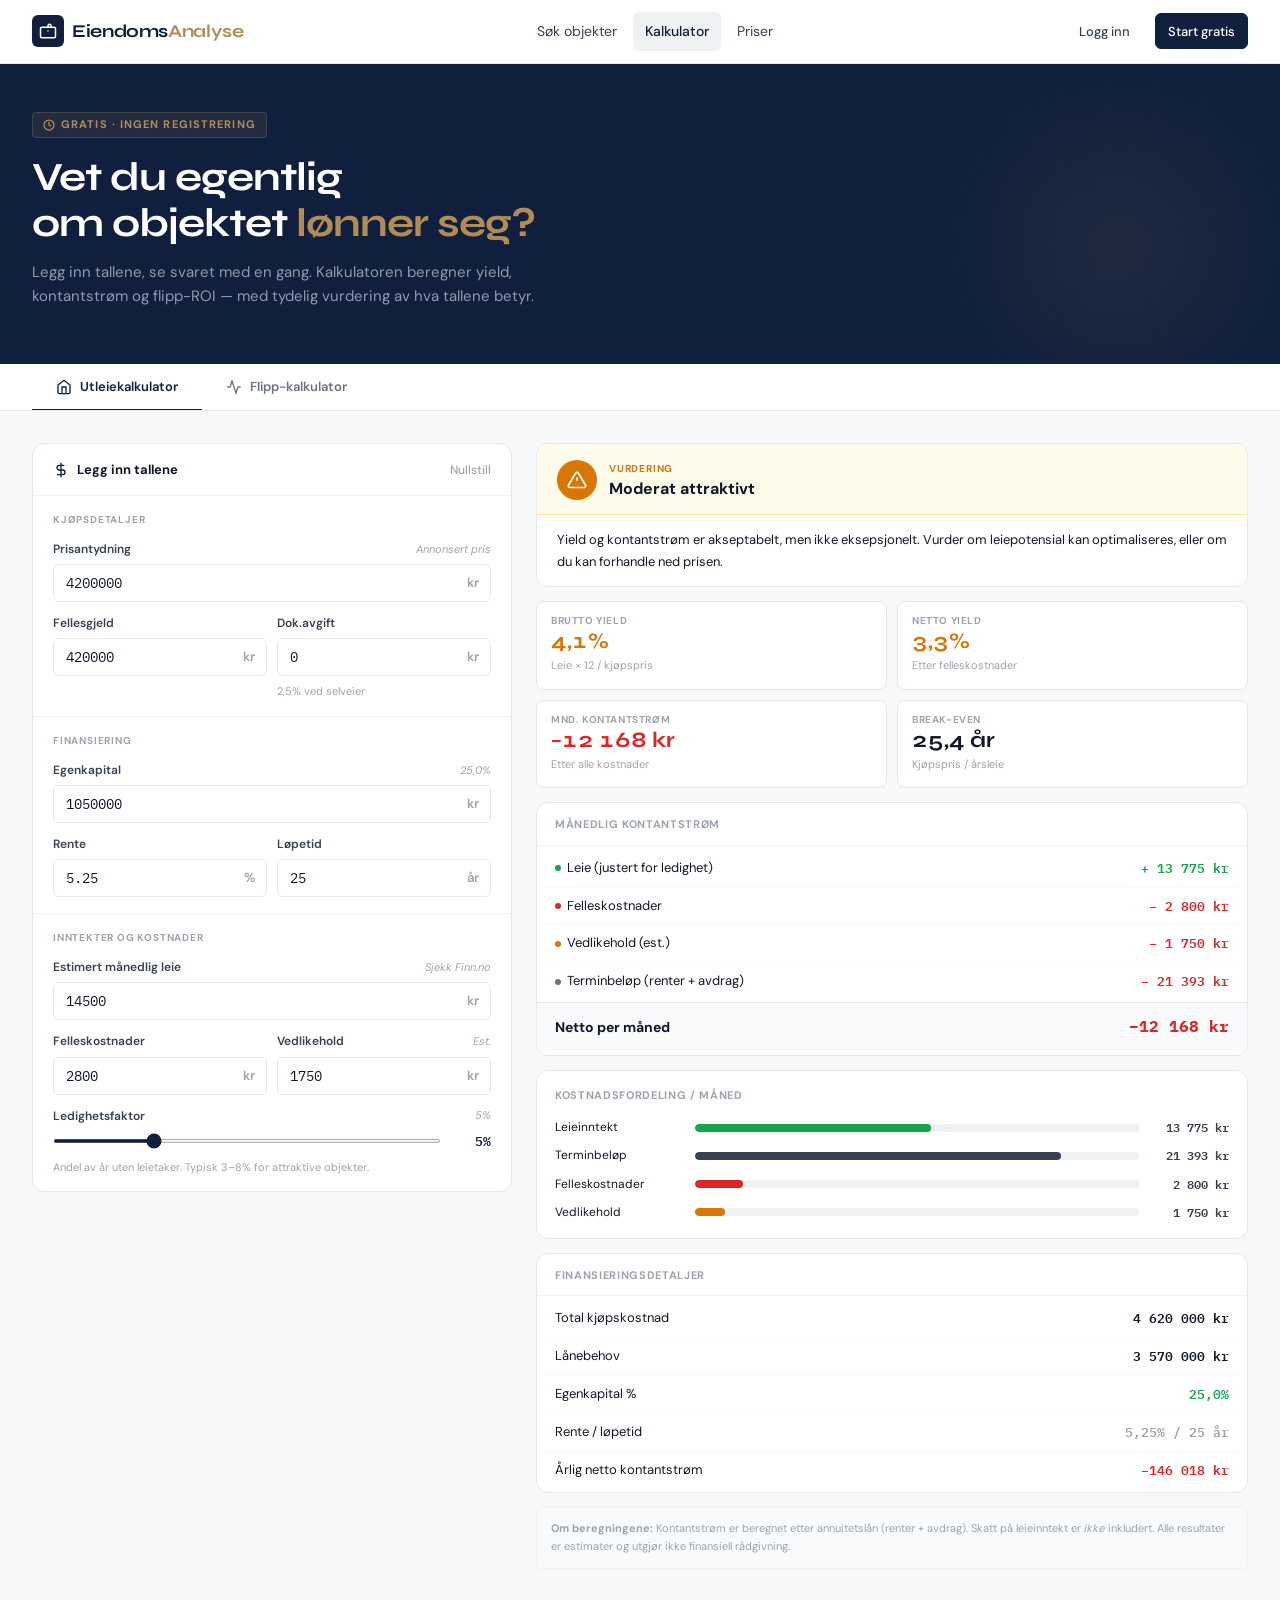
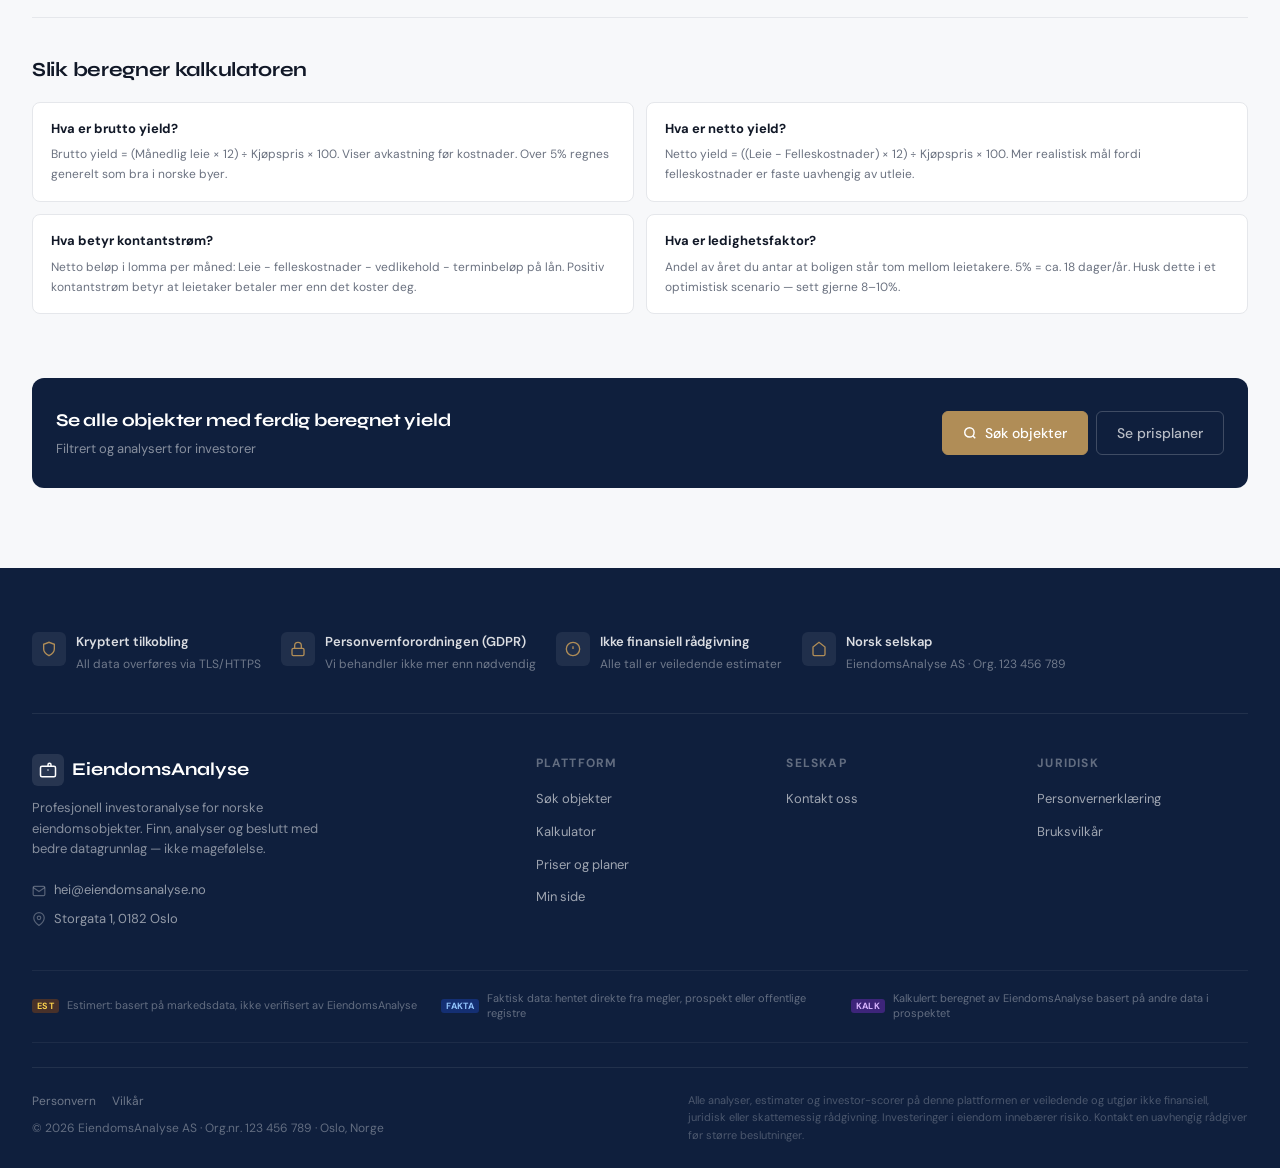
<file: kalkulator.html>
<!DOCTYPE html>
<html lang="no">
<head>
  <meta charset="UTF-8">
  <meta name="viewport" content="width=device-width, initial-scale=1.0">
  <title>Eiendomskalkulator — Yield, kontantstrøm og flipp-ROI | EiendomsAnalyse</title>
  <meta name="description" content="Gratis eiendomskalkulator for norske investorer. Beregn yield, netto kontantstrøm og flipp-ROI på sekunder. Prøv nå — ingen registrering.">
  <link rel="preconnect" href="https://fonts.googleapis.com">
  <link rel="preconnect" href="https://fonts.gstatic.com" crossorigin>
  <link href="https://fonts.googleapis.com/css2?family=Syne:wght@700&family=DM+Sans:wght@400;500;600&family=IBM+Plex+Mono:wght@400;600&display=swap" rel="stylesheet">
  <link rel="stylesheet" href="css/variables.css">
  <link rel="stylesheet" href="css/base.css">
  <link rel="stylesheet" href="css/components.css">
  <link rel="stylesheet" href="css/pages/kalkulator.css">
</head>
<body>
<div class="page-wrapper">
  <div id="navbar-root"></div>

  <main class="page-main kalk-page">

    <div class="kalk-hero">
      <div class="container">
        <div class="kalk-hero-inner">
          <div class="kalk-hero-kicker">
            <svg width="12" height="12" viewBox="0 0 24 24" fill="none" stroke="currentColor" stroke-width="2.5"><circle cx="12" cy="12" r="10"/><polyline points="12 6 12 12 16 14"/></svg>
            Gratis · Ingen registrering
          </div>
          <h1 class="kalk-hero-title">
            Vet du egentlig<br>om objektet <em>lønner seg?</em>
          </h1>
          <p class="kalk-hero-lead">
            Legg inn tallene, se svaret med en gang. Kalkulatoren beregner yield, kontantstrøm og flipp-ROI — med tydelig vurdering av hva tallene betyr.
          </p>
        </div>
      </div>
    </div>

    <div class="kalk-switcher-wrap">
      <div class="container">
        <div class="kalk-switcher" role="tablist" aria-label="Velg kalkulator">
          <button class="kalk-tab active" id="tab-utleie" role="tab" aria-selected="true" aria-controls="panel-utleie">
            <svg viewBox="0 0 24 24" fill="none" stroke="currentColor" stroke-width="2"><path d="M3 9l9-7 9 7v11a2 2 0 0 1-2 2H5a2 2 0 0 1-2-2z"/><polyline points="9 22 9 12 15 12 15 22"/></svg>
            Utleiekalkulator
          </button>
          <button class="kalk-tab" id="tab-flipp" role="tab" aria-selected="false" aria-controls="panel-flipp">
            <svg viewBox="0 0 24 24" fill="none" stroke="currentColor" stroke-width="2"><polyline points="22 12 18 12 15 21 9 3 6 12 2 12"/></svg>
            Flipp-kalkulator
          </button>
        </div>
      </div>
    </div>

    <div class="container">

      <div class="kalk-panel active" id="panel-utleie" role="tabpanel" aria-labelledby="tab-utleie">
        <div class="kalk-grid">

          <div class="kalk-inputs">
            <div class="kalk-inputs-header">
              <span class="kalk-inputs-title">
                <svg viewBox="0 0 24 24" fill="none" stroke="currentColor" stroke-width="2"><line x1="12" y1="1" x2="12" y2="23"/><path d="M17 5H9.5a3.5 3.5 0 0 0 0 7h5a3.5 3.5 0 0 1 0 7H6"/></svg>
                Legg inn tallene
              </span>
              <button class="kalk-reset" id="u-reset">Nullstill</button>
            </div>

            <div class="kalk-input-section">
              <span class="kalk-section-label">Kjøpsdetaljer</span>
              <div class="kalk-fields">
                <div class="kalk-field">
                  <label class="kalk-label" for="u-kjopspris">
                    Prisantydning
                    <span class="kalk-label-hint">Annonsert pris</span>
                  </label>
                  <div class="kalk-input-wrap">
                    <input type="number" class="kalk-input" id="u-kjopspris" value="4200000" min="0" step="50000">
                    <span class="kalk-input-suffix">kr</span>
                  </div>
                </div>
                <div class="kalk-fields-2">
                  <div class="kalk-field">
                    <label class="kalk-label" for="u-fellesgjeld">Fellesgjeld</label>
                    <div class="kalk-input-wrap">
                      <input type="number" class="kalk-input" id="u-fellesgjeld" value="420000" min="0" step="10000">
                      <span class="kalk-input-suffix">kr</span>
                    </div>
                  </div>
                  <div class="kalk-field">
                    <label class="kalk-label" for="u-dok">Dok.avgift</label>
                    <div class="kalk-input-wrap">
                      <input type="number" class="kalk-input" id="u-dok" value="0" min="0" step="1000">
                      <span class="kalk-input-suffix">kr</span>
                    </div>
                    <p class="kalk-micro">2,5% ved selveier</p>
                  </div>
                </div>
              </div>
            </div>

            <div class="kalk-input-section">
              <span class="kalk-section-label">Finansiering</span>
              <div class="kalk-fields">
                <div class="kalk-field">
                  <label class="kalk-label" for="u-egenkapital">
                    Egenkapital
                    <span class="kalk-label-hint" id="u-ek-pst">—%</span>
                  </label>
                  <div class="kalk-input-wrap">
                    <input type="number" class="kalk-input" id="u-egenkapital" value="1050000" min="0" step="50000">
                    <span class="kalk-input-suffix">kr</span>
                  </div>
                </div>
                <div class="kalk-fields-2">
                  <div class="kalk-field">
                    <label class="kalk-label" for="u-rente">Rente</label>
                    <div class="kalk-input-wrap">
                      <input type="number" class="kalk-input" id="u-rente" value="5.25" min="0" max="20" step="0.25">
                      <span class="kalk-input-suffix">%</span>
                    </div>
                  </div>
                  <div class="kalk-field">
                    <label class="kalk-label" for="u-lopetid">Løpetid</label>
                    <div class="kalk-input-wrap">
                      <input type="number" class="kalk-input" id="u-lopetid" value="25" min="5" max="30" step="1">
                      <span class="kalk-input-suffix">år</span>
                    </div>
                  </div>
                </div>
              </div>
            </div>

            <div class="kalk-input-section">
              <span class="kalk-section-label">Inntekter og kostnader</span>
              <div class="kalk-fields">
                <div class="kalk-field">
                  <label class="kalk-label" for="u-leie">
                    Estimert månedlig leie
                    <span class="kalk-label-hint">Sjekk Finn.no</span>
                  </label>
                  <div class="kalk-input-wrap">
                    <input type="number" class="kalk-input" id="u-leie" value="14500" min="0" step="500">
                    <span class="kalk-input-suffix">kr</span>
                  </div>
                </div>
                <div class="kalk-fields-2">
                  <div class="kalk-field">
                    <label class="kalk-label" for="u-felleskost">Felleskostnader</label>
                    <div class="kalk-input-wrap">
                      <input type="number" class="kalk-input" id="u-felleskost" value="2800" min="0" step="100">
                      <span class="kalk-input-suffix">kr</span>
                    </div>
                  </div>
                  <div class="kalk-field">
                    <label class="kalk-label" for="u-vedl">
                      Vedlikehold
                      <span class="kalk-label-hint">Est.</span>
                    </label>
                    <div class="kalk-input-wrap">
                      <input type="number" class="kalk-input" id="u-vedl" value="1750" min="0" step="100">
                      <span class="kalk-input-suffix">kr</span>
                    </div>
                  </div>
                </div>
                <div class="kalk-field">
                  <label class="kalk-label" for="u-ledig">
                    Ledighetsfaktor
                    <span class="kalk-label-hint" id="u-ledig-vis">5%</span>
                  </label>
                  <div class="kalk-slider-wrap">
                    <input type="range" class="kalk-slider" id="u-ledig" min="0" max="20" step="1" value="5">
                    <span class="kalk-slider-val" id="u-ledig-val">5%</span>
                  </div>
                  <p class="kalk-micro">Andel av år uten leietaker. Typisk 3–8% for attraktive objekter.</p>
                </div>
              </div>
            </div>
          </div>

          <div class="kalk-results" id="u-results"></div>

        </div>

        <div class="kalk-faq">
          <h2 class="kalk-faq-title">Slik beregner kalkulatoren</h2>
          <div class="kalk-faq-grid">
            <div class="kalk-faq-item">
              <p class="kalk-faq-q">Hva er brutto yield?</p>
              <p class="kalk-faq-a">Brutto yield = (Månedlig leie × 12) ÷ Kjøpspris × 100. Viser avkastning før kostnader. Over 5% regnes generelt som bra i norske byer.</p>
            </div>
            <div class="kalk-faq-item">
              <p class="kalk-faq-q">Hva er netto yield?</p>
              <p class="kalk-faq-a">Netto yield = ((Leie − Felleskostnader) × 12) ÷ Kjøpspris × 100. Mer realistisk mål fordi felleskostnader er faste uavhengig av utleie.</p>
            </div>
            <div class="kalk-faq-item">
              <p class="kalk-faq-q">Hva betyr kontantstrøm?</p>
              <p class="kalk-faq-a">Netto beløp i lomma per måned: Leie − felleskostnader − vedlikehold − terminbeløp på lån. Positiv kontantstrøm betyr at leietaker betaler mer enn det koster deg.</p>
            </div>
            <div class="kalk-faq-item">
              <p class="kalk-faq-q">Hva er ledighetsfaktor?</p>
              <p class="kalk-faq-a">Andel av året du antar at boligen står tom mellom leietakere. 5% = ca. 18 dager/år. Husk dette i et optimistisk scenario — sett gjerne 8–10%.</p>
            </div>
          </div>
        </div>

      </div>

      <div class="kalk-panel" id="panel-flipp" role="tabpanel" aria-labelledby="tab-flipp">
        <div class="kalk-grid">

          <div class="kalk-inputs">
            <div class="kalk-inputs-header">
              <span class="kalk-inputs-title">
                <svg viewBox="0 0 24 24" fill="none" stroke="currentColor" stroke-width="2"><line x1="12" y1="1" x2="12" y2="23"/><path d="M17 5H9.5a3.5 3.5 0 0 0 0 7h5a3.5 3.5 0 0 1 0 7H6"/></svg>
                Legg inn tallene
              </span>
              <button class="kalk-reset" id="f-reset">Nullstill</button>
            </div>

            <div class="kalk-input-section">
              <span class="kalk-section-label">Kjøpsdetaljer</span>
              <div class="kalk-fields">
                <div class="kalk-field">
                  <label class="kalk-label" for="f-kjopspris">Kjøpspris</label>
                  <div class="kalk-input-wrap">
                    <input type="number" class="kalk-input" id="f-kjopspris" value="6800000" min="0" step="100000">
                    <span class="kalk-input-suffix">kr</span>
                  </div>
                </div>
                <div class="kalk-fields-2">
                  <div class="kalk-field">
                    <label class="kalk-label" for="f-dokavgift">Dok.avgift</label>
                    <div class="kalk-input-wrap">
                      <input type="number" class="kalk-input" id="f-dokavgift" value="170000" min="0" step="5000">
                      <span class="kalk-input-suffix">kr</span>
                    </div>
                    <p class="kalk-micro">2,5% av kjøpspris</p>
                  </div>
                  <div class="kalk-field">
                    <label class="kalk-label" for="f-meglerkjop">Megler (kjøp)</label>
                    <div class="kalk-input-wrap">
                      <input type="number" class="kalk-input" id="f-meglerkjop" value="0" min="0" step="5000">
                      <span class="kalk-input-suffix">kr</span>
                    </div>
                  </div>
                </div>
              </div>
            </div>

            <div class="kalk-input-section">
              <span class="kalk-section-label">Renovering</span>
              <div class="kalk-fields">
                <div class="kalk-field">
                  <label class="kalk-label" for="f-rehab">
                    Renoveringskostnad
                    <span class="kalk-label-hint">Din estimat</span>
                  </label>
                  <div class="kalk-input-wrap">
                    <input type="number" class="kalk-input" id="f-rehab" value="850000" min="0" step="50000">
                    <span class="kalk-input-suffix">kr</span>
                  </div>
                </div>
                <div class="kalk-field">
                  <label class="kalk-label" for="f-buffer">
                    Buffer
                    <span class="kalk-label-hint" id="f-buf-vis">15%</span>
                  </label>
                  <div class="kalk-slider-wrap">
                    <input type="range" class="kalk-slider" id="f-buffer" min="0" max="40" step="5" value="15">
                    <span class="kalk-slider-val" id="f-buf-val">15%</span>
                  </div>
                  <p class="kalk-micro">Kostnadsoverskridelse er vanlig. 15–20% buffer anbefales alltid.</p>
                </div>
                <div class="kalk-fields-2">
                  <div class="kalk-field">
                    <label class="kalk-label" for="f-finansk">Finanskost.</label>
                    <div class="kalk-input-wrap">
                      <input type="number" class="kalk-input" id="f-finansk" value="120000" min="0" step="10000">
                      <span class="kalk-input-suffix">kr</span>
                    </div>
                    <p class="kalk-micro">Renter i byggeperiode</p>
                  </div>
                  <div class="kalk-field">
                    <label class="kalk-label" for="f-diverse">Diverse</label>
                    <div class="kalk-input-wrap">
                      <input type="number" class="kalk-input" id="f-diverse" value="30000" min="0" step="5000">
                      <span class="kalk-input-suffix">kr</span>
                    </div>
                  </div>
                </div>
              </div>
            </div>

            <div class="kalk-input-section">
              <span class="kalk-section-label">Salg</span>
              <div class="kalk-fields">
                <div class="kalk-field">
                  <label class="kalk-label" for="f-salgspris">
                    Forventet salgspris
                    <span class="kalk-label-hint">Etter renovering</span>
                  </label>
                  <div class="kalk-input-wrap">
                    <input type="number" class="kalk-input" id="f-salgspris" value="8900000" min="0" step="100000">
                    <span class="kalk-input-suffix">kr</span>
                  </div>
                </div>
                <div class="kalk-fields-2">
                  <div class="kalk-field">
                    <label class="kalk-label" for="f-meglersalg">Meglerhonorar</label>
                    <div class="kalk-input-wrap">
                      <input type="number" class="kalk-input" id="f-meglersalg" value="222500" min="0" step="5000">
                      <span class="kalk-input-suffix">kr</span>
                    </div>
                    <p class="kalk-micro">Typisk 2,5%</p>
                  </div>
                  <div class="kalk-field">
                    <label class="kalk-label" for="f-skatt">Skatt</label>
                    <div class="kalk-input-wrap">
                      <input type="number" class="kalk-input" id="f-skatt" value="22" min="0" max="50" step="1">
                      <span class="kalk-input-suffix">%</span>
                    </div>
                    <p class="kalk-micro">22% av gevinst (forenklet)</p>
                  </div>
                </div>
              </div>
            </div>
          </div>

          <div class="kalk-results" id="f-results"></div>

        </div>

        <div class="kalk-faq">
          <h2 class="kalk-faq-title">Slik beregner kalkulatoren</h2>
          <div class="kalk-faq-grid">
            <div class="kalk-faq-item">
              <p class="kalk-faq-q">Hva er ROI?</p>
              <p class="kalk-faq-a">Return on Investment = Netto gevinst ÷ Total investering × 100. Inkluderer kjøpspris + rehab + kostnader som grunnlag. Over 15% netto ROI er et solid flipp-prosjekt.</p>
            </div>
            <div class="kalk-faq-item">
              <p class="kalk-faq-q">Bør jeg inkludere buffer?</p>
              <p class="kalk-faq-a">Alltid. Kostnadsoverskridelse er regelen, ikke unntaket i norsk rehabilitering. Sett 15% som minimum, 20–25% for eldre bygg eller ukjente konstruksjoner.</p>
            </div>
            <div class="kalk-faq-item">
              <p class="kalk-faq-q">Hva er finanskostnader?</p>
              <p class="kalk-faq-a">Rentekostnader på lån i byggeperioden. Med 8,5 M finansiert til 5,25% i 9 måneder utgjør dette ca. 315 000 kr. Ikke glem dette — det spiser direkte av fortjenesten.</p>
            </div>
            <div class="kalk-faq-item">
              <p class="kalk-faq-q">Når unngår jeg skatt?</p>
              <p class="kalk-faq-a">Gevinst på salg av bolig er skattefri hvis du har eid boligen i minst 1 år og bodd der i minst 1 av de 2 siste årene. Konsulter alltid regnskapsfører — dette er en forenkling.</p>
            </div>
          </div>
        </div>

      </div>

      <div class="kalk-share">
        <div class="kalk-share-text">
          <div class="kalk-share-title">Se alle objekter med ferdig beregnet yield</div>
          <div class="kalk-share-sub">Filtrert og analysert for investorer</div>
        </div>
        <div class="kalk-share-actions">
          <a href="sok.html" class="btn btn-gold">
            <svg width="14" height="14" viewBox="0 0 24 24" fill="none" stroke="currentColor" stroke-width="2.5"><circle cx="11" cy="11" r="8"/><line x1="21" y1="21" x2="16.65" y2="16.65"/></svg>
            Søk objekter
          </a>
          <a href="premium.html#priser" class="btn btn-secondary" style="border-color:rgba(255,255,255,.2);color:rgba(255,255,255,.7);background:transparent">
            Se prisplaner
          </a>
        </div>
      </div>

    </div>
  </main>

  <div id="footer-root"></div>
</div>

<div id="toast-container"></div>

<script src="js/data.js"></script>
<script src="js/app.js"></script>
<script src="js/kalkulator.js"></script>
</body>
</html>
</file>
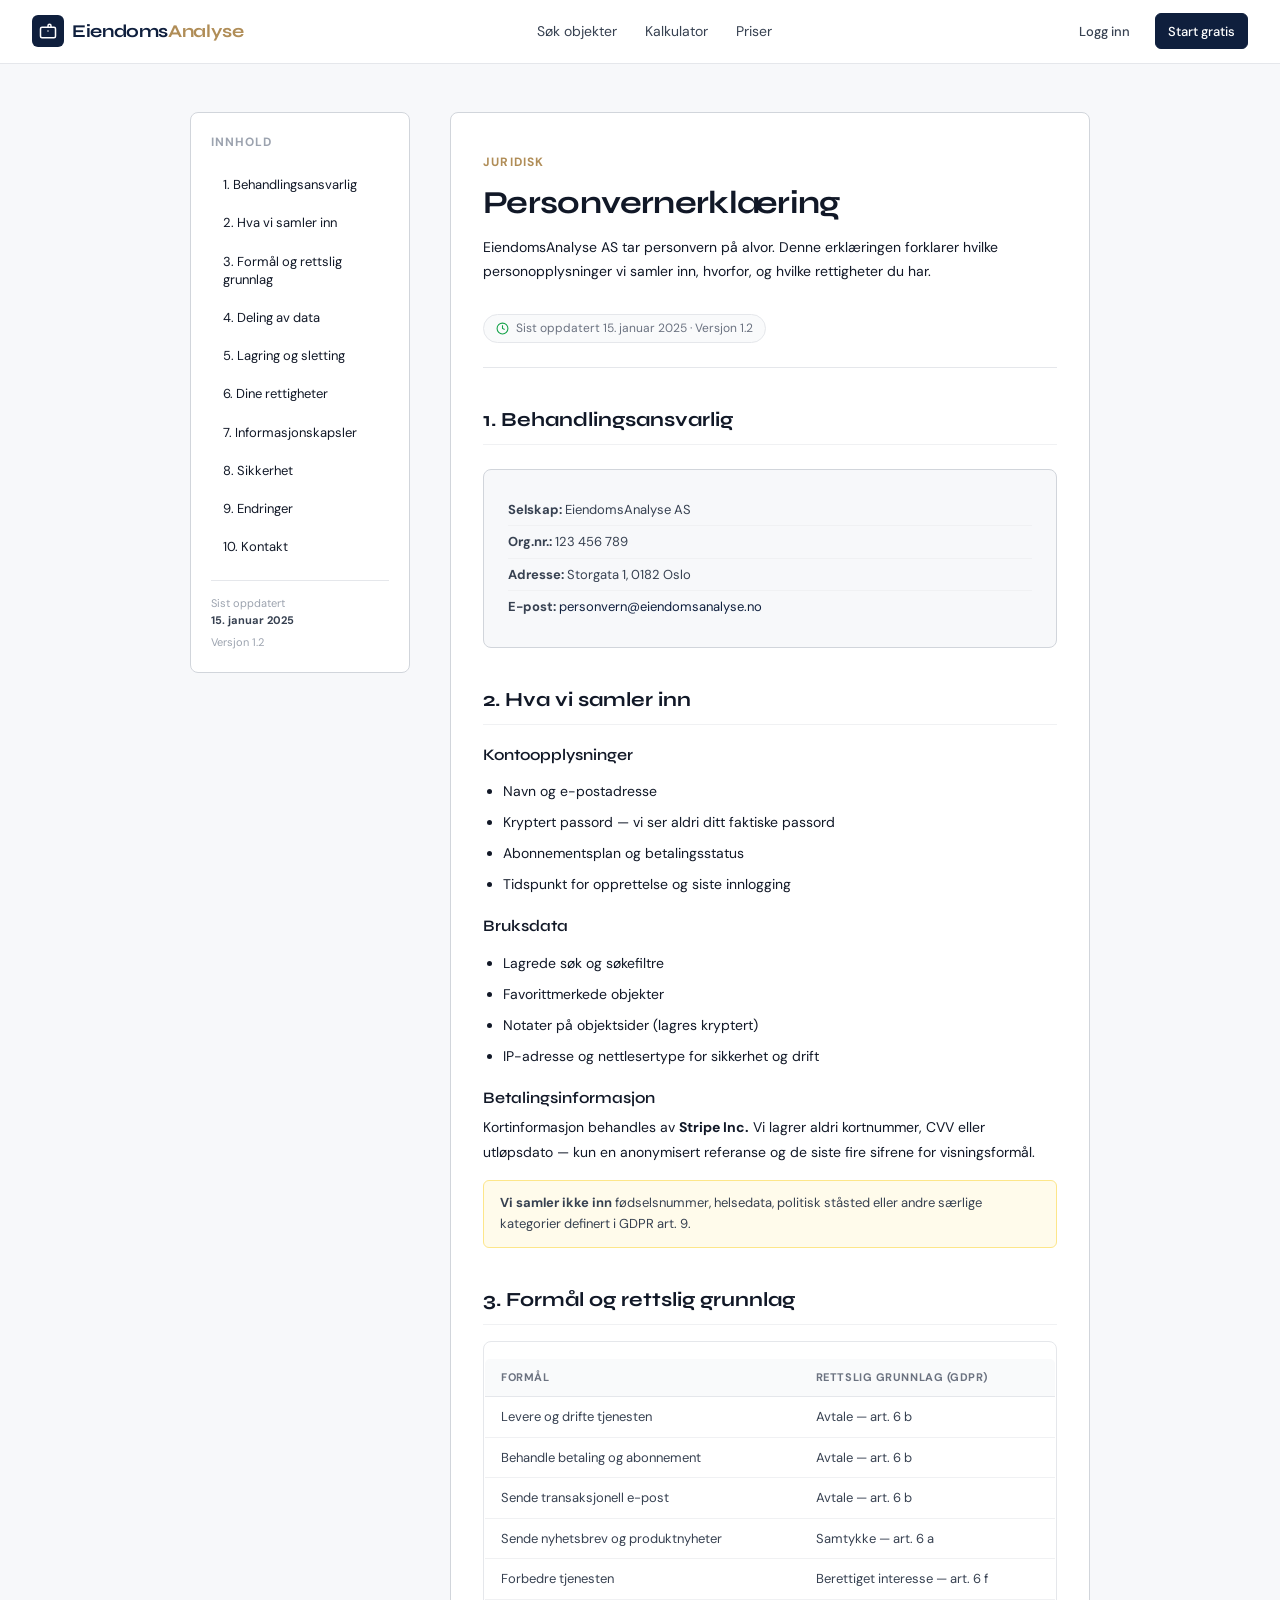
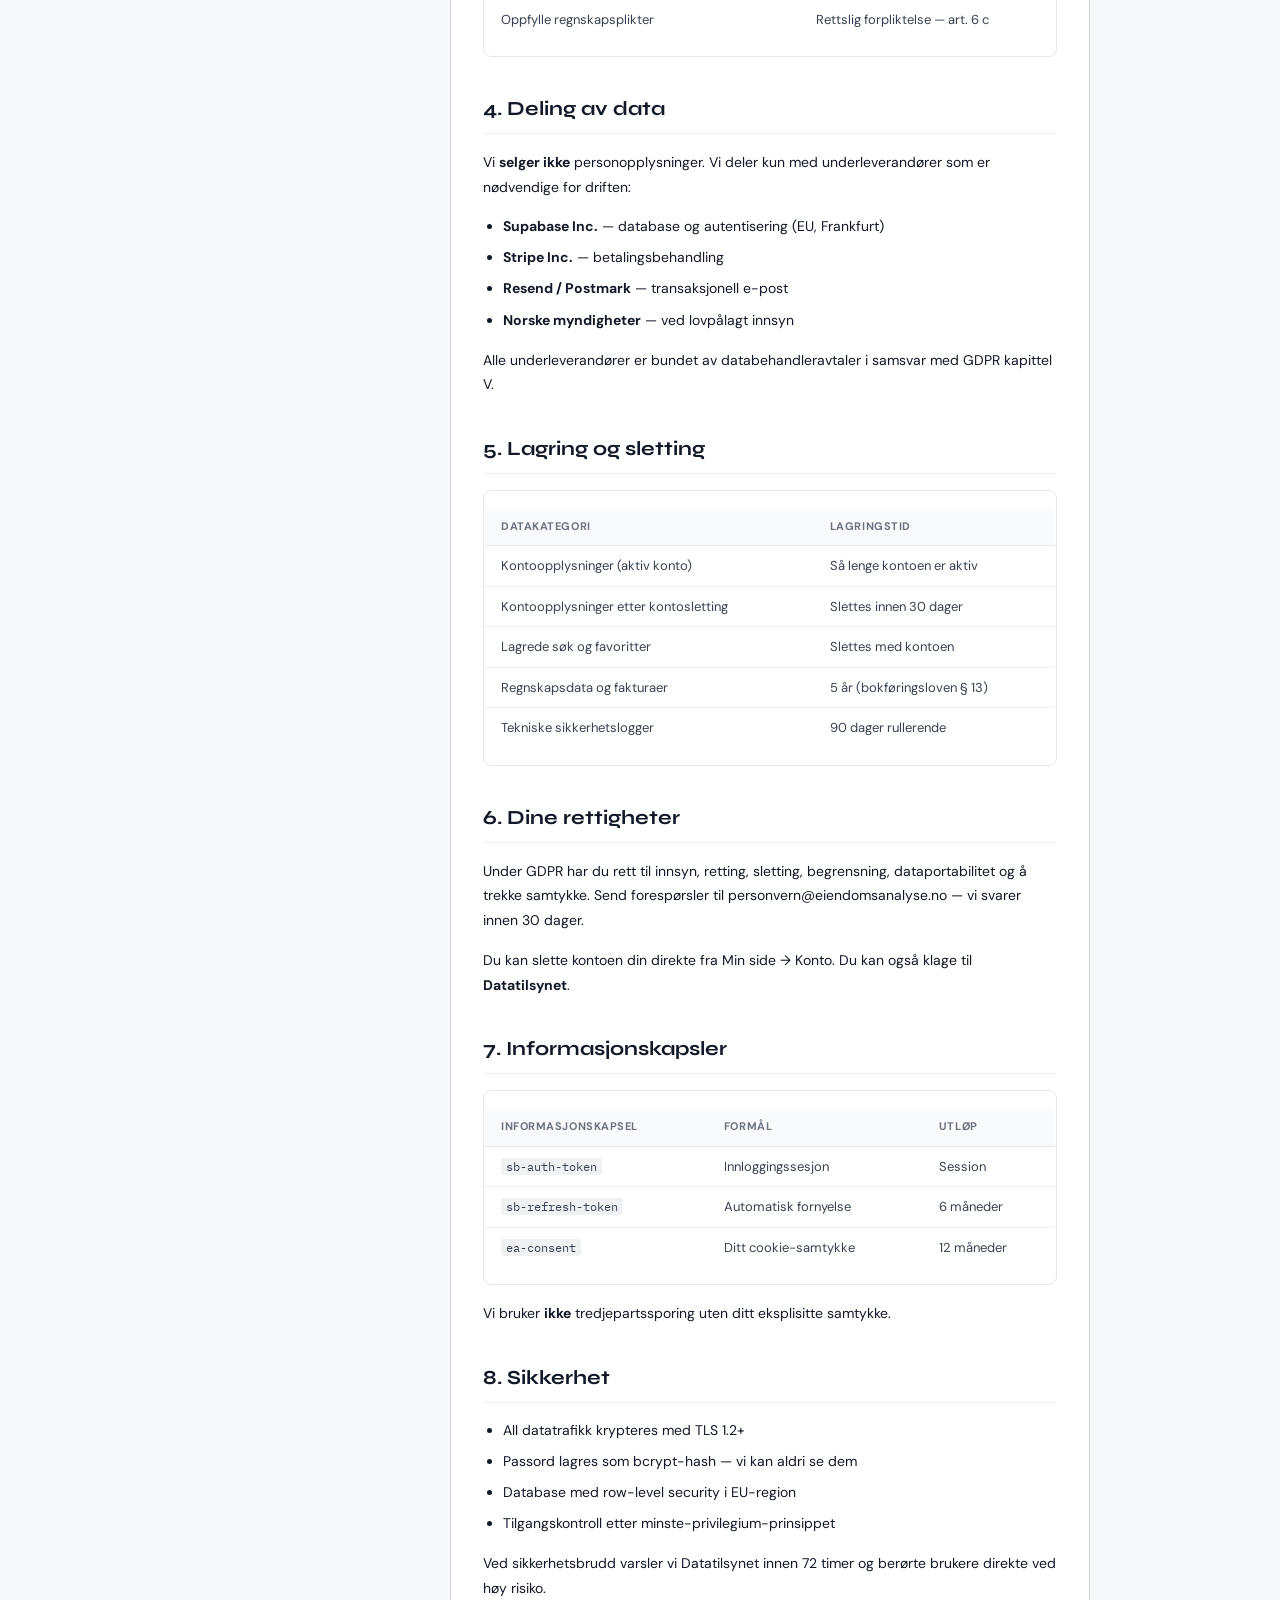
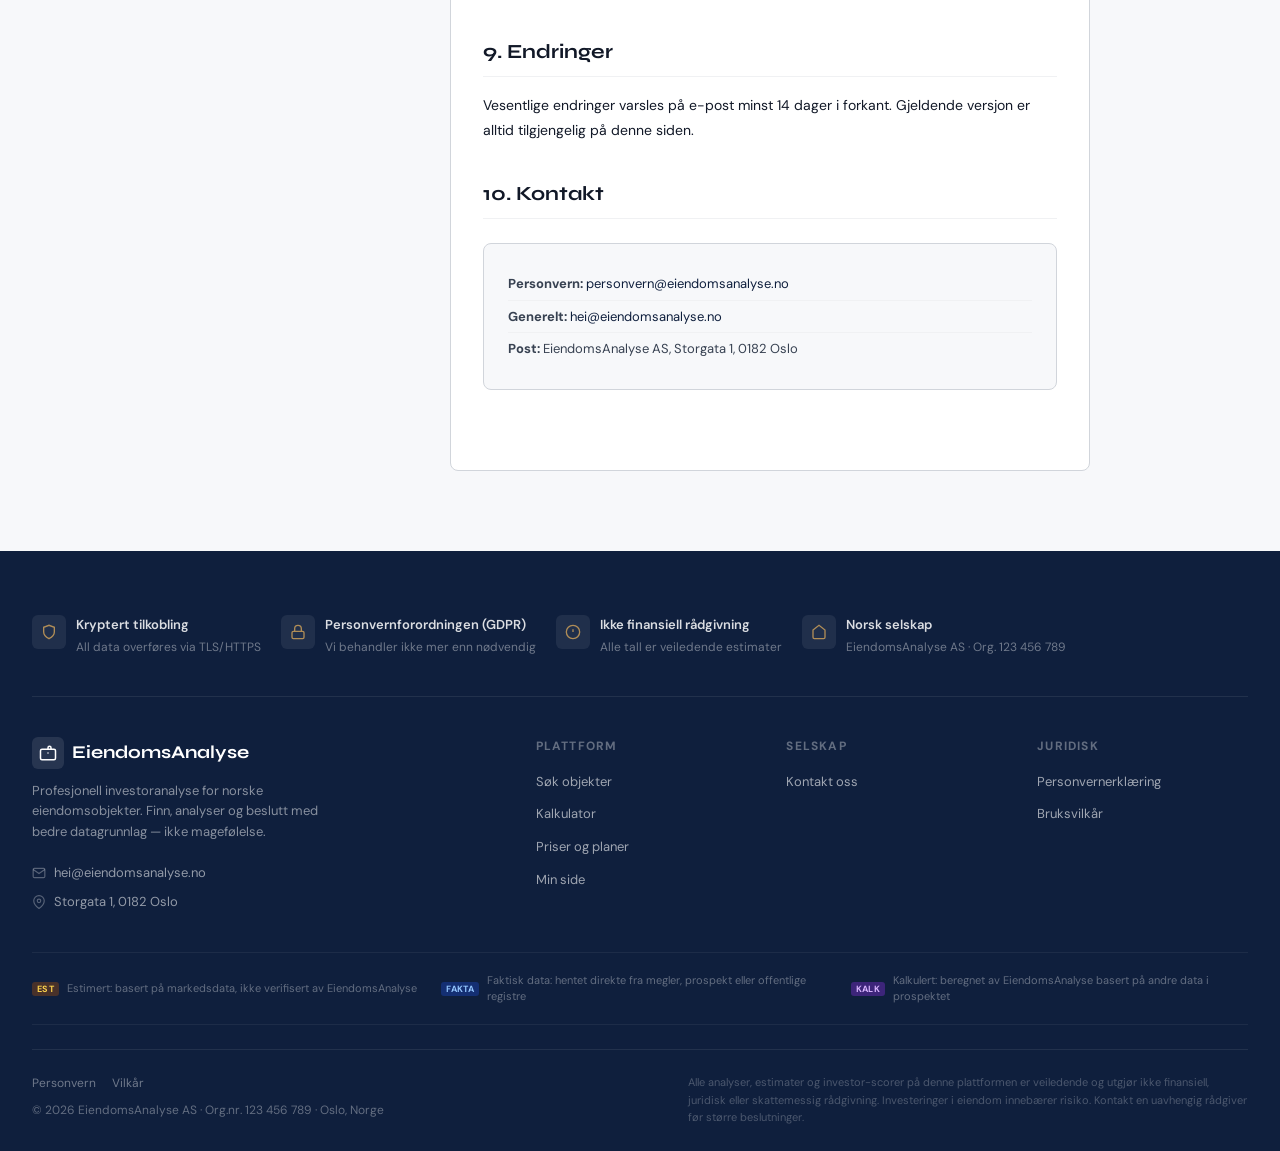
<file: personvern.html>
<!DOCTYPE html>
<html lang="no">
<head>
  <meta charset="UTF-8">
  <meta name="viewport" content="width=device-width, initial-scale=1.0">
  <title>Personvernerklæring — EiendomsAnalyse</title>
  <link rel="preconnect" href="https://fonts.googleapis.com">
  <link rel="preconnect" href="https://fonts.gstatic.com" crossorigin>
  <link href="https://fonts.googleapis.com/css2?family=Syne:wght@700&family=DM+Sans:wght@400;500;600&family=IBM+Plex+Mono&display=swap" rel="stylesheet">
  <link rel="stylesheet" href="css/variables.css">
  <link rel="stylesheet" href="css/base.css">
  <link rel="stylesheet" href="css/components.css">
  <link rel="stylesheet" href="css/pages/legal.css">
</head>
<body>
<div class="page-wrapper">
  <div id="navbar-root"></div>
  <main class="page-main">
    <div class="legal-page">
      <div class="container">
        <div class="legal-layout">

          <nav class="legal-toc" aria-label="Innholdsfortegnelse">
            <div class="legal-toc-title">Innhold</div>
            <div class="legal-toc-list">
              <a href="#behandlingsansvarlig" class="legal-toc-link">1. Behandlingsansvarlig</a>
              <a href="#hva-samler-vi" class="legal-toc-link">2. Hva vi samler inn</a>
              <a href="#hvorfor" class="legal-toc-link">3. Formål og rettslig grunnlag</a>
              <a href="#deling" class="legal-toc-link">4. Deling av data</a>
              <a href="#lagring" class="legal-toc-link">5. Lagring og sletting</a>
              <a href="#rettigheter" class="legal-toc-link">6. Dine rettigheter</a>
              <a href="#informasjonskapsler" class="legal-toc-link">7. Informasjonskapsler</a>
              <a href="#sikkerhet" class="legal-toc-link">8. Sikkerhet</a>
              <a href="#endringer" class="legal-toc-link">9. Endringer</a>
              <a href="#kontakt" class="legal-toc-link">10. Kontakt</a>
            </div>
            <div style="margin-top:16px;padding-top:14px;border-top:1px solid var(--gray-200)">
              <div style="font-size:11px;color:var(--gray-400);line-height:1.5">Sist oppdatert<br><strong style="color:var(--gray-700)">15. januar 2025</strong></div>
              <div style="font-size:11px;color:var(--gray-400);margin-top:6px">Versjon 1.2</div>
            </div>
          </nav>

          <div class="legal-content">

            <div class="legal-content-header">
              <div class="legal-content-tag">Juridisk</div>
              <h1 class="legal-content-title">Personvernerklæring</h1>
              <p class="legal-p">EiendomsAnalyse AS tar personvern på alvor. Denne erklæringen forklarer hvilke personopplysninger vi samler inn, hvorfor, og hvilke rettigheter du har.</p>
              <div class="legal-updated-bar">
                <svg width="13" height="13" viewBox="0 0 24 24" fill="none" stroke="currentColor" stroke-width="2"><circle cx="12" cy="12" r="10"/><polyline points="12 6 12 12 16 14"/></svg>
                Sist oppdatert 15. januar 2025 · Versjon 1.2
              </div>
            </div>

            <section class="legal-section" id="behandlingsansvarlig">
              <h2 class="legal-section-title">1. Behandlingsansvarlig</h2>
              <div class="legal-contact-box">
                <div class="legal-contact-row"><strong>Selskap:</strong> EiendomsAnalyse AS</div>
                <div class="legal-contact-row"><strong>Org.nr.:</strong> 123 456 789</div>
                <div class="legal-contact-row"><strong>Adresse:</strong> Storgata 1, 0182 Oslo</div>
                <div class="legal-contact-row"><strong>E-post:</strong> <a href="mailto:personvern@eiendomsanalyse.no">personvern@eiendomsanalyse.no</a></div>
              </div>
            </section>

            <section class="legal-section" id="hva-samler-vi">
              <h2 class="legal-section-title">2. Hva vi samler inn</h2>
              <h3 class="legal-h3">Kontoopplysninger</h3>
              <ul class="legal-ul">
                <li>Navn og e-postadresse</li>
                <li>Kryptert passord — vi ser aldri ditt faktiske passord</li>
                <li>Abonnementsplan og betalingsstatus</li>
                <li>Tidspunkt for opprettelse og siste innlogging</li>
              </ul>
              <h3 class="legal-h3">Bruksdata</h3>
              <ul class="legal-ul">
                <li>Lagrede søk og søkefiltre</li>
                <li>Favorittmerkede objekter</li>
                <li>Notater på objektsider (lagres kryptert)</li>
                <li>IP-adresse og nettlesertype for sikkerhet og drift</li>
              </ul>
              <h3 class="legal-h3">Betalingsinformasjon</h3>
              <p class="legal-p">Kortinformasjon behandles av <strong>Stripe Inc.</strong> Vi lagrer aldri kortnummer, CVV eller utløpsdato — kun en anonymisert referanse og de siste fire sifrene for visningsformål.</p>
              <div class="legal-highlight">
                <strong>Vi samler ikke inn</strong> fødselsnummer, helsedata, politisk ståsted eller andre særlige kategorier definert i GDPR art. 9.
              </div>
            </section>

            <section class="legal-section" id="hvorfor">
              <h2 class="legal-section-title">3. Formål og rettslig grunnlag</h2>
              <div class="legal-table-wrap">
                <table class="legal-table">
                  <thead><tr><th>Formål</th><th>Rettslig grunnlag (GDPR)</th></tr></thead>
                  <tbody>
                    <tr><td>Levere og drifte tjenesten</td><td>Avtale — art. 6 b</td></tr>
                    <tr><td>Behandle betaling og abonnement</td><td>Avtale — art. 6 b</td></tr>
                    <tr><td>Sende transaksjonell e-post</td><td>Avtale — art. 6 b</td></tr>
                    <tr><td>Sende nyhetsbrev og produktnyheter</td><td>Samtykke — art. 6 a</td></tr>
                    <tr><td>Forbedre tjenesten</td><td>Berettiget interesse — art. 6 f</td></tr>
                    <tr><td>Oppfylle regnskapsplikter</td><td>Rettslig forpliktelse — art. 6 c</td></tr>
                  </tbody>
                </table>
              </div>
            </section>

            <section class="legal-section" id="deling">
              <h2 class="legal-section-title">4. Deling av data</h2>
              <p class="legal-p">Vi <strong>selger ikke</strong> personopplysninger. Vi deler kun med underleverandører som er nødvendige for driften:</p>
              <ul class="legal-ul">
                <li><strong>Supabase Inc.</strong> — database og autentisering (EU, Frankfurt)</li>
                <li><strong>Stripe Inc.</strong> — betalingsbehandling</li>
                <li><strong>Resend / Postmark</strong> — transaksjonell e-post</li>
                <li><strong>Norske myndigheter</strong> — ved lovpålagt innsyn</li>
              </ul>
              <p class="legal-p">Alle underleverandører er bundet av databehandleravtaler i samsvar med GDPR kapittel V.</p>
            </section>

            <section class="legal-section" id="lagring">
              <h2 class="legal-section-title">5. Lagring og sletting</h2>
              <div class="legal-table-wrap">
                <table class="legal-table">
                  <thead><tr><th>Datakategori</th><th>Lagringstid</th></tr></thead>
                  <tbody>
                    <tr><td>Kontoopplysninger (aktiv konto)</td><td>Så lenge kontoen er aktiv</td></tr>
                    <tr><td>Kontoopplysninger etter kontosletting</td><td>Slettes innen 30 dager</td></tr>
                    <tr><td>Lagrede søk og favoritter</td><td>Slettes med kontoen</td></tr>
                    <tr><td>Regnskapsdata og fakturaer</td><td>5 år (bokføringsloven § 13)</td></tr>
                    <tr><td>Tekniske sikkerhetslogger</td><td>90 dager rullerende</td></tr>
                  </tbody>
                </table>
              </div>
            </section>

            <section class="legal-section" id="rettigheter">
              <h2 class="legal-section-title">6. Dine rettigheter</h2>
              <p class="legal-p">Under GDPR har du rett til innsyn, retting, sletting, begrensning, dataportabilitet og å trekke samtykke. Send forespørsler til <a href="mailto:personvern@eiendomsanalyse.no">personvern@eiendomsanalyse.no</a> — vi svarer innen 30 dager.</p>
              <p class="legal-p">Du kan slette kontoen din direkte fra <a href="min-side.html">Min side → Konto</a>. Du kan også klage til <a href="https://www.datatilsynet.no" target="_blank" rel="noopener"><strong>Datatilsynet</strong></a>.</p>
            </section>

            <section class="legal-section" id="informasjonskapsler">
              <h2 class="legal-section-title">7. Informasjonskapsler</h2>
              <div class="legal-table-wrap">
                <table class="legal-table">
                  <thead><tr><th>Informasjonskapsel</th><th>Formål</th><th>Utløp</th></tr></thead>
                  <tbody>
                    <tr><td><code>sb-auth-token</code></td><td>Innloggingssesjon</td><td>Session</td></tr>
                    <tr><td><code>sb-refresh-token</code></td><td>Automatisk fornyelse</td><td>6 måneder</td></tr>
                    <tr><td><code>ea-consent</code></td><td>Ditt cookie-samtykke</td><td>12 måneder</td></tr>
                  </tbody>
                </table>
              </div>
              <p class="legal-p">Vi bruker <strong>ikke</strong> tredjepartssporing uten ditt eksplisitte samtykke.</p>
            </section>

            <section class="legal-section" id="sikkerhet">
              <h2 class="legal-section-title">8. Sikkerhet</h2>
              <ul class="legal-ul">
                <li>All datatrafikk krypteres med TLS 1.2+</li>
                <li>Passord lagres som bcrypt-hash — vi kan aldri se dem</li>
                <li>Database med row-level security i EU-region</li>
                <li>Tilgangskontroll etter minste-privilegium-prinsippet</li>
              </ul>
              <p class="legal-p">Ved sikkerhetsbrudd varsler vi Datatilsynet innen 72 timer og berørte brukere direkte ved høy risiko.</p>
            </section>

            <section class="legal-section" id="endringer">
              <h2 class="legal-section-title">9. Endringer</h2>
              <p class="legal-p">Vesentlige endringer varsles på e-post minst 14 dager i forkant. Gjeldende versjon er alltid tilgjengelig på denne siden.</p>
            </section>

            <section class="legal-section" id="kontakt">
              <h2 class="legal-section-title">10. Kontakt</h2>
              <div class="legal-contact-box">
                <div class="legal-contact-row"><strong>Personvern:</strong> <a href="mailto:personvern@eiendomsanalyse.no">personvern@eiendomsanalyse.no</a></div>
                <div class="legal-contact-row"><strong>Generelt:</strong> <a href="mailto:hei@eiendomsanalyse.no">hei@eiendomsanalyse.no</a></div>
                <div class="legal-contact-row"><strong>Post:</strong> EiendomsAnalyse AS, Storgata 1, 0182 Oslo</div>
              </div>
            </section>

          </div>
        </div>
      </div>
    </div>
  </main>
  <div id="footer-root"></div>
</div>
<script src="js/data.js"></script>
<script src="js/app.js"></script>
</body>
</html>
</file>
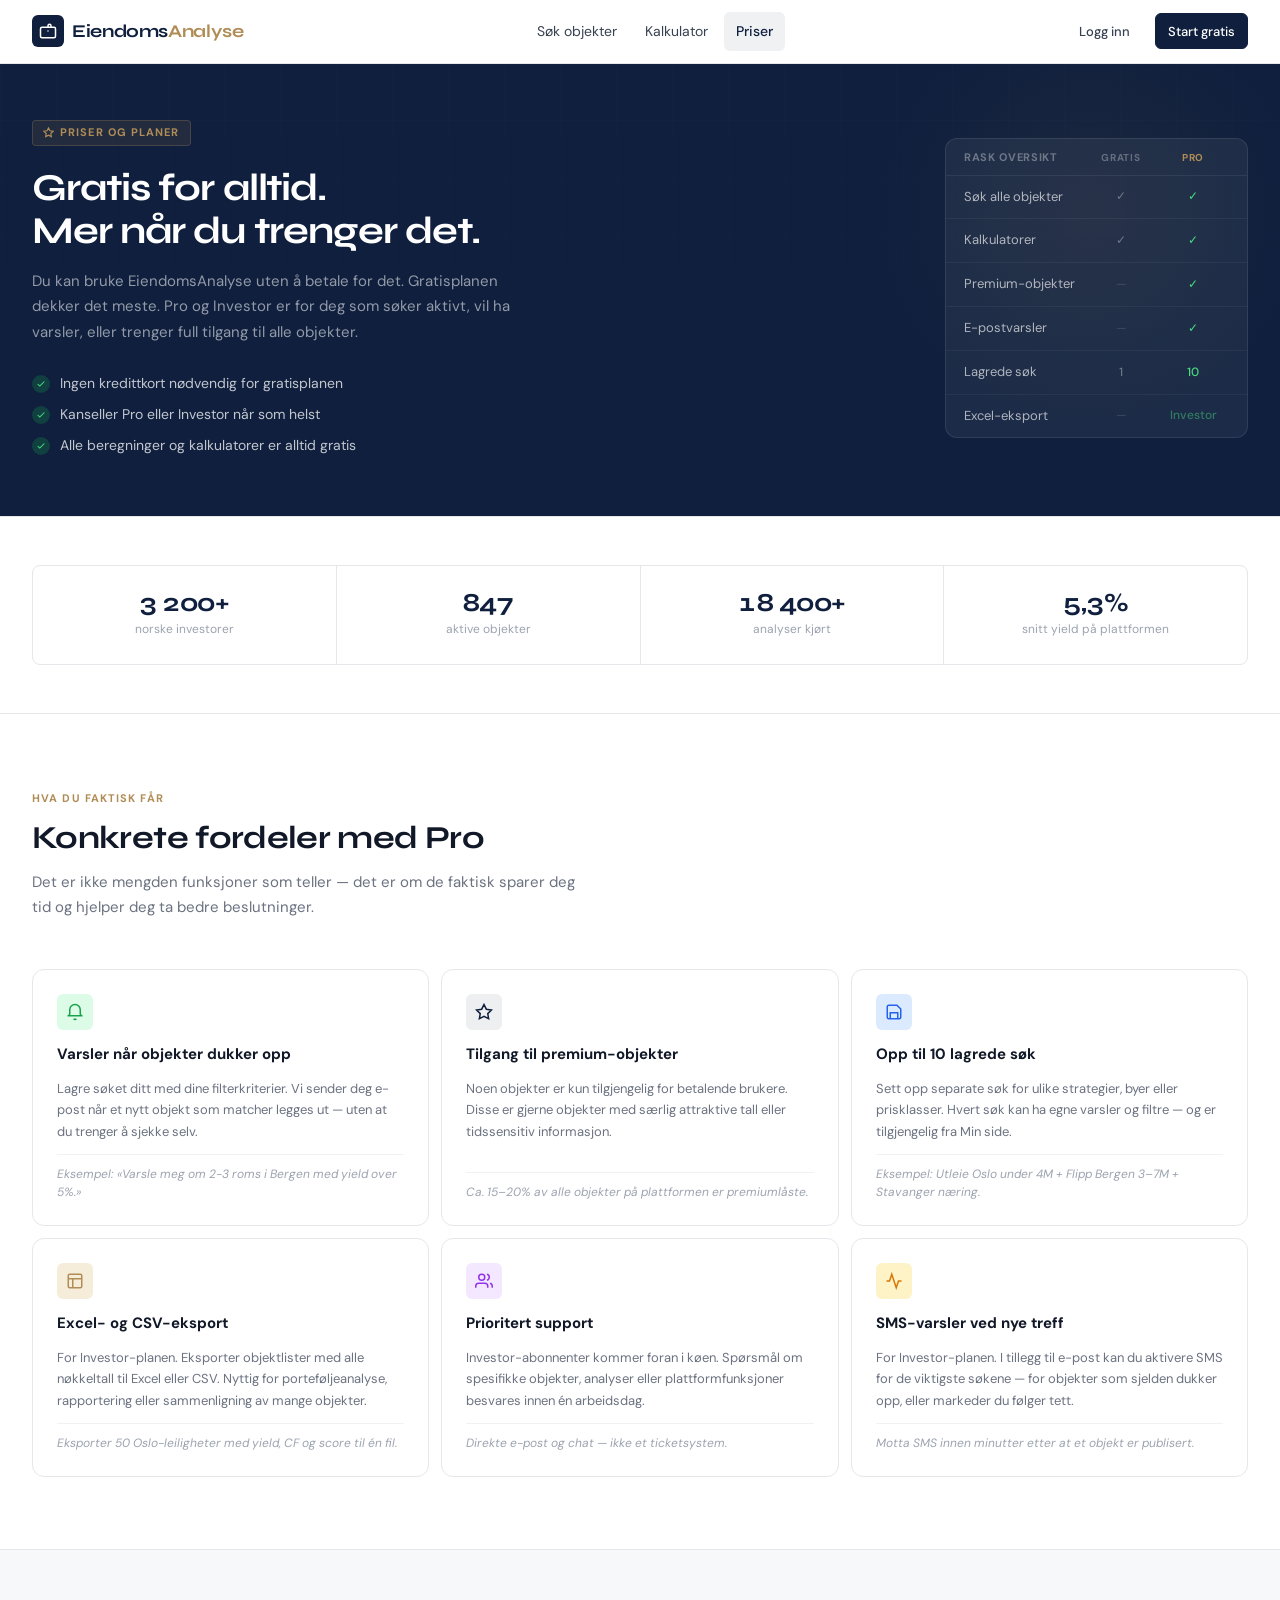
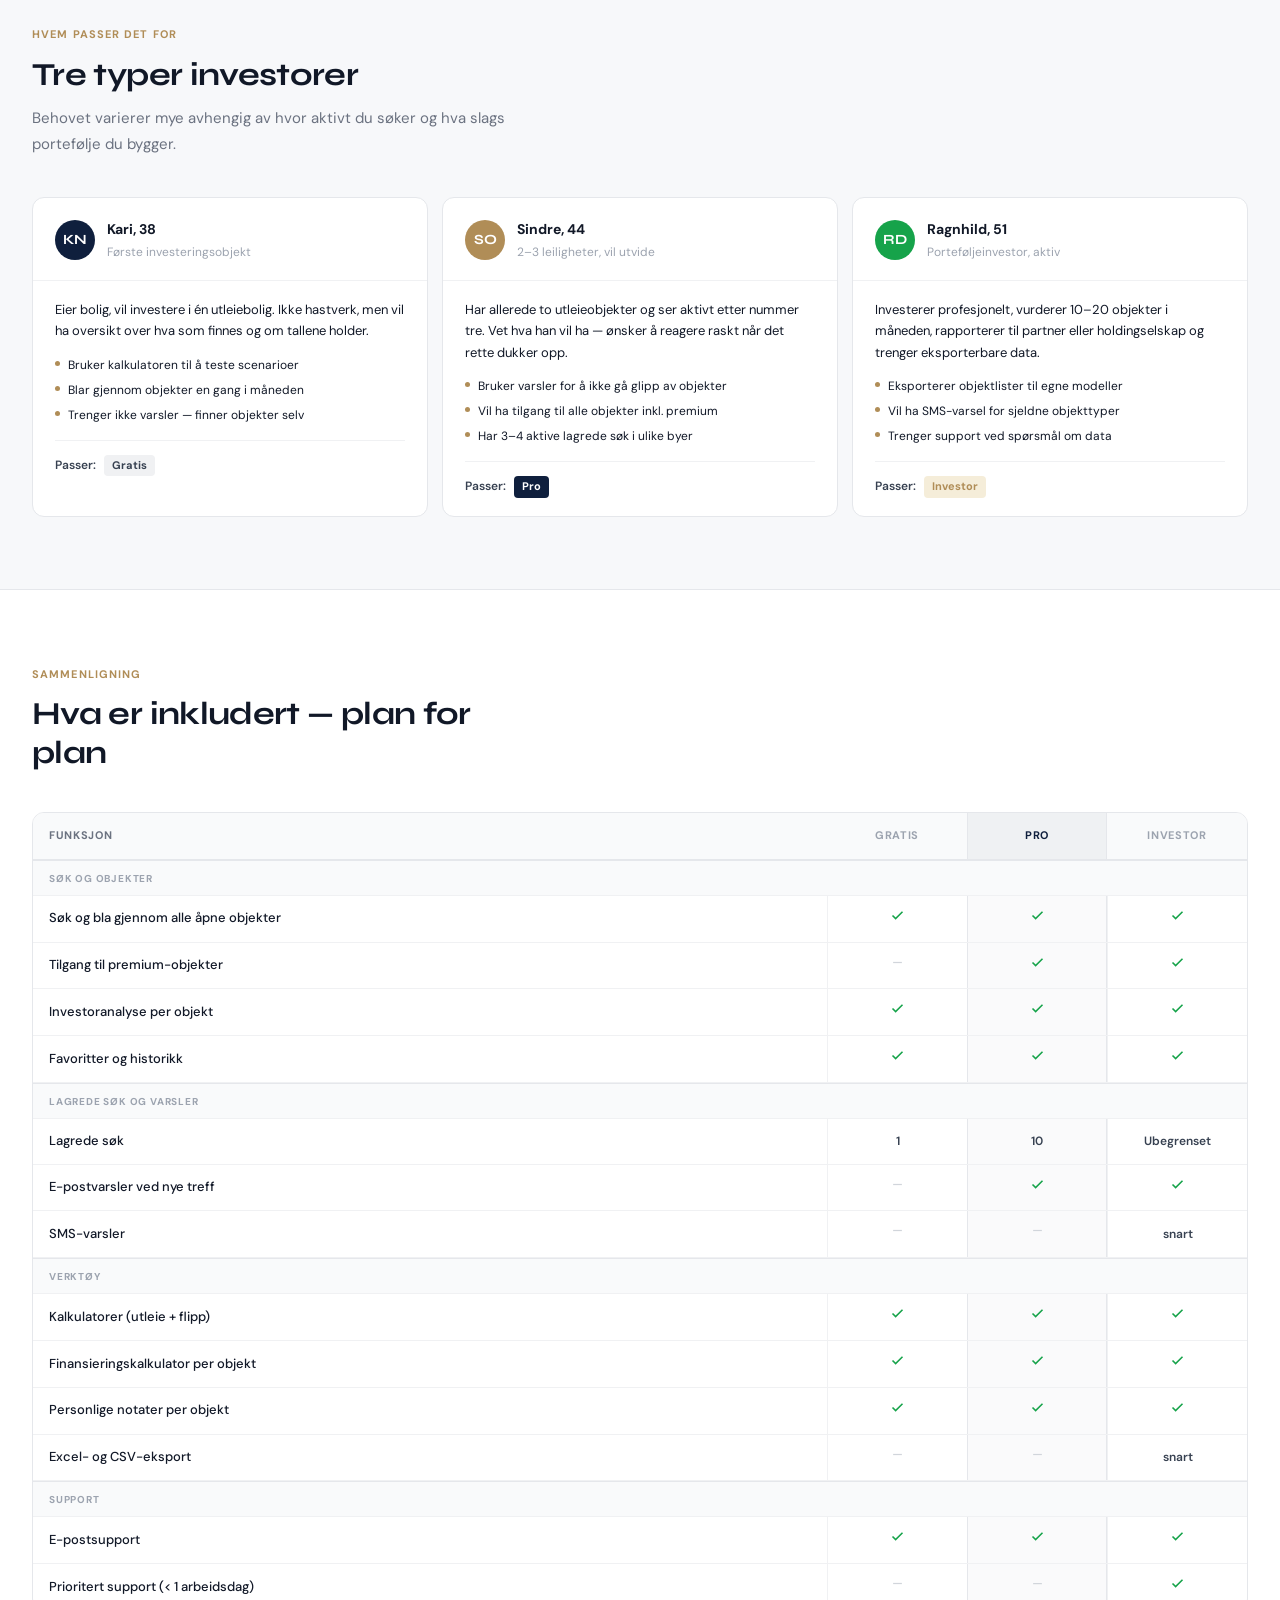
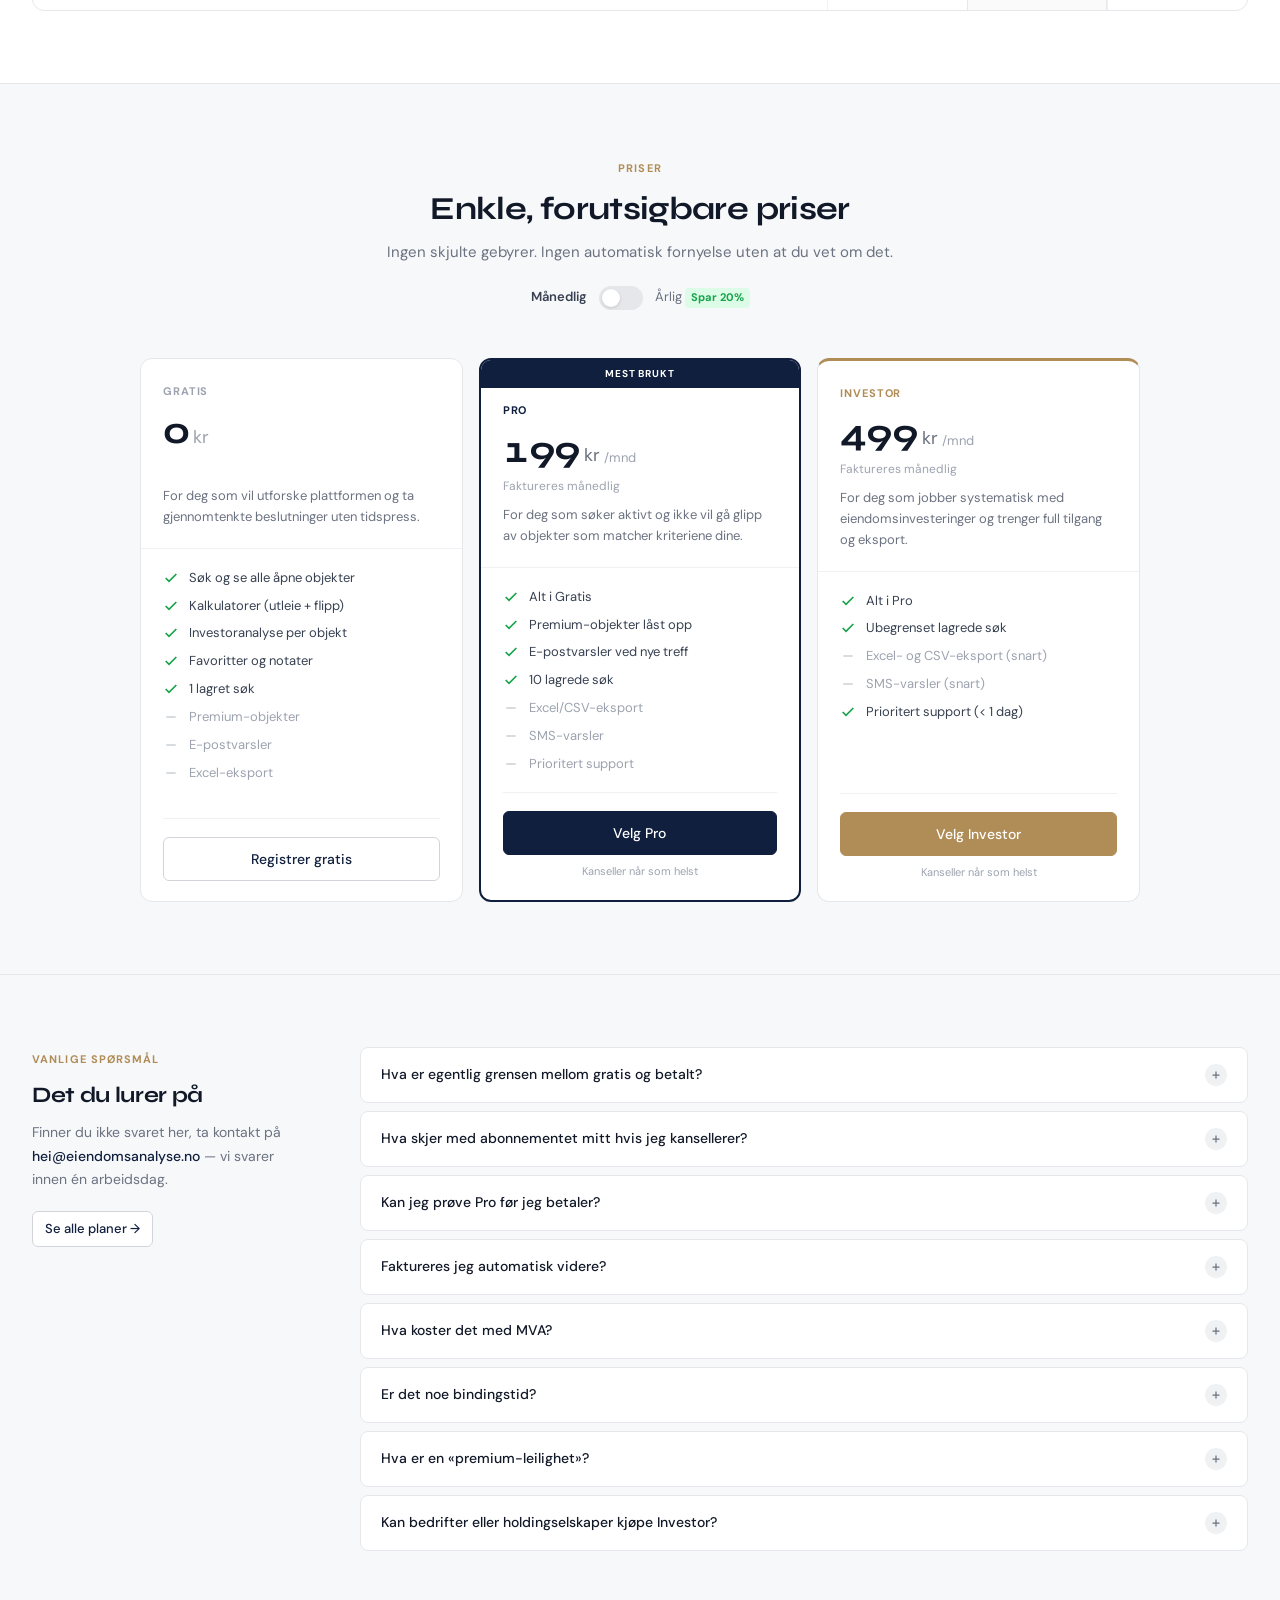
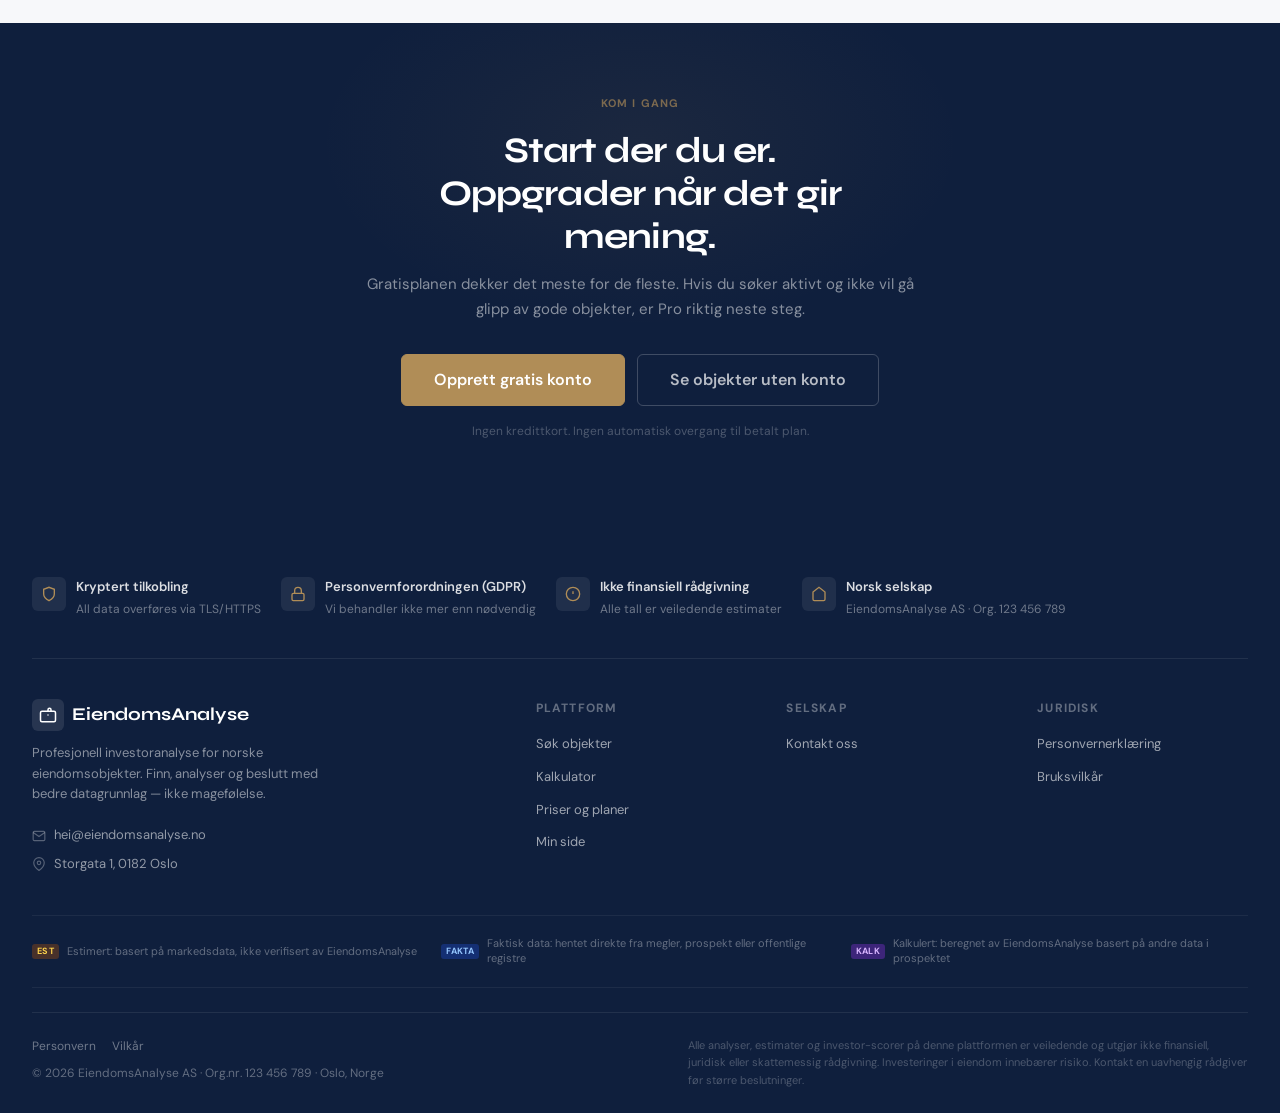
<file: premium.html>
<!DOCTYPE html>
<html lang="no">
<head>
  <meta charset="UTF-8">
  <meta name="viewport" content="width=device-width, initial-scale=1.0">
  <title>Priser og planer — EiendomsAnalyse</title>
  <meta name="description" content="Start gratis. Oppgrader til Pro når du er klar. Ingen binding. EiendomsAnalyse gir norske eiendomsinvestorer bedre beslutningsgrunnlag.">
  <link rel="preconnect" href="https://fonts.googleapis.com">
  <link rel="preconnect" href="https://fonts.gstatic.com" crossorigin>
  <link href="https://fonts.googleapis.com/css2?family=Syne:wght@700&family=DM+Sans:wght@400;500;600&family=IBM+Plex+Mono:wght@400;600&display=swap" rel="stylesheet">
  <link rel="stylesheet" href="css/variables.css">
  <link rel="stylesheet" href="css/base.css">
  <link rel="stylesheet" href="css/components.css">
  <link rel="stylesheet" href="css/pages/premium.css">
</head>
<body>
<div class="page-wrapper">
  <div id="navbar-root"></div>

  <main class="page-main premium-page">

    <div class="pm-hero">
      <div class="container">
        <div class="pm-hero-inner">
          <div class="pm-hero-left">
            <div class="pm-hero-kicker">
              <svg width="11" height="11" viewBox="0 0 24 24" fill="none" stroke="currentColor" stroke-width="2.5"><path d="M12 2l3.09 6.26L22 9.27l-5 4.87L18.18 21 12 17.77 5.82 21 7 14.14 2 9.27l6.91-1.01L12 2z"/></svg>
              Priser og planer
            </div>
            <h1 class="pm-hero-title">
              Gratis for alltid.<br>
              Mer når du trenger det.
            </h1>
            <p class="pm-hero-lead">
              Du kan bruke EiendomsAnalyse uten å betale for det. Gratisplanen dekker det meste. Pro og Investor er for deg som søker aktivt, vil ha varsler, eller trenger full tilgang til alle objekter.
            </p>
            <div class="pm-hero-points">
              <div class="pm-hero-point">
                <div class="pm-hero-point-icon">
                  <svg viewBox="0 0 24 24" fill="none" stroke="currentColor" stroke-width="2.5"><polyline points="20 6 9 17 4 12"/></svg>
                </div>
                Ingen kredittkort nødvendig for gratisplanen
              </div>
              <div class="pm-hero-point">
                <div class="pm-hero-point-icon">
                  <svg viewBox="0 0 24 24" fill="none" stroke="currentColor" stroke-width="2.5"><polyline points="20 6 9 17 4 12"/></svg>
                </div>
                Kanseller Pro eller Investor når som helst
              </div>
              <div class="pm-hero-point">
                <div class="pm-hero-point-icon">
                  <svg viewBox="0 0 24 24" fill="none" stroke="currentColor" stroke-width="2.5"><polyline points="20 6 9 17 4 12"/></svg>
                </div>
                Alle beregninger og kalkulatorer er alltid gratis
              </div>
            </div>
          </div>

          <div class="pm-hero-card">
            <div class="pm-compare-header">
              <span style="font-size:11px;font-weight:700;letter-spacing:.06em;text-transform:uppercase;color:rgba(255,255,255,.35)">Rask oversikt</span>
              <div class="pm-compare-header-labels">
                <span class="pm-compare-header-label gratis">Gratis</span>
                <span class="pm-compare-header-label pro">Pro</span>
              </div>
            </div>
            <div class="pm-compare-row">
              <span class="pm-compare-feature">Søk alle objekter</span>
              <div class="pm-compare-cells">
                <span class="pm-compare-cell gratis">✓</span>
                <span class="pm-compare-cell pro">✓</span>
              </div>
            </div>
            <div class="pm-compare-row">
              <span class="pm-compare-feature">Kalkulatorer</span>
              <div class="pm-compare-cells">
                <span class="pm-compare-cell gratis">✓</span>
                <span class="pm-compare-cell pro">✓</span>
              </div>
            </div>
            <div class="pm-compare-row">
              <span class="pm-compare-feature">Premium-objekter</span>
              <div class="pm-compare-cells">
                <span class="pm-compare-cell gratis" style="opacity:.35">—</span>
                <span class="pm-compare-cell pro">✓</span>
              </div>
            </div>
            <div class="pm-compare-row">
              <span class="pm-compare-feature">E-postvarsler</span>
              <div class="pm-compare-cells">
                <span class="pm-compare-cell gratis" style="opacity:.35">—</span>
                <span class="pm-compare-cell pro">✓</span>
              </div>
            </div>
            <div class="pm-compare-row">
              <span class="pm-compare-feature">Lagrede søk</span>
              <div class="pm-compare-cells">
                <span class="pm-compare-cell gratis">1</span>
                <span class="pm-compare-cell pro">10</span>
              </div>
            </div>
            <div class="pm-compare-row">
              <span class="pm-compare-feature">Excel-eksport</span>
              <div class="pm-compare-cells">
                <span class="pm-compare-cell gratis" style="opacity:.35">—</span>
                <span class="pm-compare-cell pro" style="opacity:.45">Investor</span>
              </div>
            </div>
          </div>
        </div>
      </div>
    </div>

    <div class="pm-trust-section">
      <div class="container">
        <div class="pm-trust-inner">
          <div class="pm-trust-item">
            <div class="pm-trust-value">3 200+</div>
            <div class="pm-trust-label">norske investorer</div>
          </div>
          <div class="pm-trust-item">
            <div class="pm-trust-value">847</div>
            <div class="pm-trust-label">aktive objekter</div>
          </div>
          <div class="pm-trust-item">
            <div class="pm-trust-value">18 400+</div>
            <div class="pm-trust-label">analyser kjørt</div>
          </div>
          <div class="pm-trust-item">
            <div class="pm-trust-value">5,3%</div>
            <div class="pm-trust-label">snitt yield på plattformen</div>
          </div>
        </div>
      </div>
    </div>

    <div class="pm-section pm-features-section">
      <div class="container">
        <div class="pm-features-header">
          <p class="pm-section-tag">Hva du faktisk får</p>
          <h2 class="pm-section-title">Konkrete fordeler med Pro</h2>
          <p class="pm-section-lead">Det er ikke mengden funksjoner som teller — det er om de faktisk sparer deg tid og hjelper deg ta bedre beslutninger.</p>
        </div>

        <div class="pm-features-grid">

          <div class="pm-feature-card">
            <div class="pm-feature-icon green">
              <svg viewBox="0 0 24 24" fill="none" stroke="currentColor" stroke-width="2"><path d="M22 17H2a3 3 0 0 0 3-3V9a7 7 0 0 1 14 0v5a3 3 0 0 0 3 3zm-8.27 4a2 2 0 0 1-3.46 0"/></svg>
            </div>
            <div class="pm-feature-title">Varsler når objekter dukker opp</div>
            <div class="pm-feature-desc">Lagre søket ditt med dine filterkriterier. Vi sender deg e-post når et nytt objekt som matcher legges ut — uten at du trenger å sjekke selv.</div>
            <div class="pm-feature-example">Eksempel: «Varsle meg om 2-3 roms i Bergen med yield over 5%.»</div>
          </div>

          <div class="pm-feature-card">
            <div class="pm-feature-icon navy">
              <svg viewBox="0 0 24 24" fill="none" stroke="currentColor" stroke-width="2"><path d="M12 2l3.09 6.26L22 9.27l-5 4.87L18.18 21 12 17.77 5.82 21 7 14.14 2 9.27l6.91-1.01L12 2z"/></svg>
            </div>
            <div class="pm-feature-title">Tilgang til premium-objekter</div>
            <div class="pm-feature-desc">Noen objekter er kun tilgjengelig for betalende brukere. Disse er gjerne objekter med særlig attraktive tall eller tidssensitiv informasjon.</div>
            <div class="pm-feature-example">Ca. 15–20% av alle objekter på plattformen er premiumlåste.</div>
          </div>

          <div class="pm-feature-card">
            <div class="pm-feature-icon blue">
              <svg viewBox="0 0 24 24" fill="none" stroke="currentColor" stroke-width="2"><path d="M19 21H5a2 2 0 0 1-2-2V5a2 2 0 0 1 2-2h11l5 5v11a2 2 0 0 1-2 2z"/><polyline points="17 21 17 13 7 13 7 21"/></svg>
            </div>
            <div class="pm-feature-title">Opp til 10 lagrede søk</div>
            <div class="pm-feature-desc">Sett opp separate søk for ulike strategier, byer eller prisklasser. Hvert søk kan ha egne varsler og filtre — og er tilgjengelig fra Min side.</div>
            <div class="pm-feature-example">Eksempel: Utleie Oslo under 4M + Flipp Bergen 3–7M + Stavanger næring.</div>
          </div>

          <div class="pm-feature-card">
            <div class="pm-feature-icon gold">
              <svg viewBox="0 0 24 24" fill="none" stroke="currentColor" stroke-width="2"><rect x="3" y="3" width="18" height="18" rx="2"/><path d="M3 9h18M9 21V9"/></svg>
            </div>
            <div class="pm-feature-title">Excel- og CSV-eksport</div>
            <div class="pm-feature-desc">For Investor-planen. Eksporter objektlister med alle nøkkeltall til Excel eller CSV. Nyttig for porteføljeanalyse, rapportering eller sammenligning av mange objekter.</div>
            <div class="pm-feature-example">Eksporter 50 Oslo-leiligheter med yield, CF og score til én fil.</div>
          </div>

          <div class="pm-feature-card">
            <div class="pm-feature-icon purple">
              <svg viewBox="0 0 24 24" fill="none" stroke="currentColor" stroke-width="2"><path d="M17 21v-2a4 4 0 0 0-4-4H5a4 4 0 0 0-4 4v2"/><circle cx="9" cy="7" r="4"/><path d="M23 21v-2a4 4 0 0 0-3-3.87M16 3.13a4 4 0 0 1 0 7.75"/></svg>
            </div>
            <div class="pm-feature-title">Prioritert support</div>
            <div class="pm-feature-desc">Investor-abonnenter kommer foran i køen. Spørsmål om spesifikke objekter, analyser eller plattformfunksjoner besvares innen én arbeidsdag.</div>
            <div class="pm-feature-example">Direkte e-post og chat — ikke et ticketsystem.</div>
          </div>

          <div class="pm-feature-card">
            <div class="pm-feature-icon amber">
              <svg viewBox="0 0 24 24" fill="none" stroke="currentColor" stroke-width="2"><polyline points="22 12 18 12 15 21 9 3 6 12 2 12"/></svg>
            </div>
            <div class="pm-feature-title">SMS-varsler ved nye treff</div>
            <div class="pm-feature-desc">For Investor-planen. I tillegg til e-post kan du aktivere SMS for de viktigste søkene — for objekter som sjelden dukker opp, eller markeder du følger tett.</div>
            <div class="pm-feature-example">Motta SMS innen minutter etter at et objekt er publisert.</div>
          </div>

        </div>
      </div>
    </div>

    <div class="pm-section pm-who-section">
      <div class="container">
        <div style="max-width:520px;margin-bottom:40px">
          <p class="pm-section-tag">Hvem passer det for</p>
          <h2 class="pm-section-title">Tre typer investorer</h2>
          <p class="pm-section-lead">Behovet varierer mye avhengig av hvor aktivt du søker og hva slags portefølje du bygger.</p>
        </div>

        <div class="pm-who-grid">

          <div class="pm-who-card">
            <div class="pm-who-header">
              <div class="pm-who-avatar a">KN</div>
              <div>
                <div class="pm-who-name">Kari, 38</div>
                <div class="pm-who-role">Første investeringsobjekt</div>
              </div>
            </div>
            <div class="pm-who-body">
              <p class="pm-who-situation">Eier bolig, vil investere i én utleiebolig. Ikke hastverk, men vil ha oversikt over hva som finnes og om tallene holder.</p>
              <div class="pm-who-uses">
                <div class="pm-who-use"><span class="pm-who-use-dot"></span>Bruker kalkulatoren til å teste scenarioer</div>
                <div class="pm-who-use"><span class="pm-who-use-dot"></span>Blar gjennom objekter en gang i måneden</div>
                <div class="pm-who-use"><span class="pm-who-use-dot"></span>Trenger ikke varsler — finner objekter selv</div>
              </div>
              <div class="pm-who-plan">
                Passer: <span class="pm-who-plan-badge plan-gratis">Gratis</span>
              </div>
            </div>
          </div>

          <div class="pm-who-card">
            <div class="pm-who-header">
              <div class="pm-who-avatar b">SO</div>
              <div>
                <div class="pm-who-name">Sindre, 44</div>
                <div class="pm-who-role">2–3 leiligheter, vil utvide</div>
              </div>
            </div>
            <div class="pm-who-body">
              <p class="pm-who-situation">Har allerede to utleieobjekter og ser aktivt etter nummer tre. Vet hva han vil ha — ønsker å reagere raskt når det rette dukker opp.</p>
              <div class="pm-who-uses">
                <div class="pm-who-use"><span class="pm-who-use-dot"></span>Bruker varsler for å ikke gå glipp av objekter</div>
                <div class="pm-who-use"><span class="pm-who-use-dot"></span>Vil ha tilgang til alle objekter inkl. premium</div>
                <div class="pm-who-use"><span class="pm-who-use-dot"></span>Har 3–4 aktive lagrede søk i ulike byer</div>
              </div>
              <div class="pm-who-plan">
                Passer: <span class="pm-who-plan-badge plan-pro">Pro</span>
              </div>
            </div>
          </div>

          <div class="pm-who-card">
            <div class="pm-who-header">
              <div class="pm-who-avatar c">RD</div>
              <div>
                <div class="pm-who-name">Ragnhild, 51</div>
                <div class="pm-who-role">Porteføljeinvestor, aktiv</div>
              </div>
            </div>
            <div class="pm-who-body">
              <p class="pm-who-situation">Investerer profesjonelt, vurderer 10–20 objekter i måneden, rapporterer til partner eller holdingselskap og trenger eksporterbare data.</p>
              <div class="pm-who-uses">
                <div class="pm-who-use"><span class="pm-who-use-dot"></span>Eksporterer objektlister til egne modeller</div>
                <div class="pm-who-use"><span class="pm-who-use-dot"></span>Vil ha SMS-varsel for sjeldne objekttyper</div>
                <div class="pm-who-use"><span class="pm-who-use-dot"></span>Trenger support ved spørsmål om data</div>
              </div>
              <div class="pm-who-plan">
                Passer: <span class="pm-who-plan-badge plan-inv">Investor</span>
              </div>
            </div>
          </div>

        </div>
      </div>
    </div>

    <div class="pm-section pm-table-section">
      <div class="container">
        <div class="pm-table-header">
          <p class="pm-section-tag">Sammenligning</p>
          <h2 class="pm-section-title">Hva er inkludert — plan for plan</h2>
        </div>
        <div class="pm-table" id="comparison-table"></div>
      </div>
    </div>

    <div class="pm-section pm-pricing-section" id="priser">
      <div class="container">
        <div class="pm-pricing-header">
          <p class="pm-section-tag" style="justify-content:center">Priser</p>
          <h2 class="pm-section-title" style="text-align:center">Enkle, forutsigbare priser</h2>
          <p class="pm-section-lead" style="text-align:center;margin:0 auto">Ingen skjulte gebyrer. Ingen automatisk fornyelse uten at du vet om det.</p>

          <div class="pm-billing-toggle">
            <span id="billing-mnd-label" style="font-weight:600;color:var(--gray-700)">Månedlig</span>
            <label class="pm-toggle-switch">
              <input type="checkbox" id="billing-toggle">
              <div class="pm-toggle-track"></div>
              <div class="pm-toggle-thumb"></div>
            </label>
            <span id="billing-aar-label">Årlig <span class="pm-billing-save">Spar 20%</span></span>
          </div>
        </div>

        <div class="pm-pricing-grid" id="pricing-grid"></div>
      </div>
    </div>

    <div class="pm-section pm-faq-section">
      <div class="container">
        <div class="pm-faq-layout">
          <div class="pm-faq-sidebar">
            <p class="pm-section-tag">Vanlige spørsmål</p>
            <h2 class="pm-faq-sidebar-title">Det du lurer på</h2>
            <p class="pm-faq-sidebar-text">Finner du ikke svaret her, ta kontakt på <a href="mailto:hei@eiendomsanalyse.no" style="color:var(--navy);font-weight:500">hei@eiendomsanalyse.no</a> — vi svarer innen én arbeidsdag.</p>
            <a href="#priser" class="btn btn-secondary btn-sm">Se alle planer →</a>
          </div>
          <div class="pm-faq-list" id="faq-list"></div>
        </div>
      </div>
    </div>

    <div class="pm-cta-section">
      <div class="container">
        <div class="pm-cta-inner">
          <p class="pm-cta-pre">Kom i gang</p>
          <h2 class="pm-cta-title">Start der du er.<br>Oppgrader når det gir mening.</h2>
          <p class="pm-cta-body">
            Gratisplanen dekker det meste for de fleste. Hvis du søker aktivt og ikke vil gå glipp av gode objekter, er Pro riktig neste steg.
          </p>
          <div class="pm-cta-actions">
            <a href="registrer.html" class="btn btn-gold btn-lg">Opprett gratis konto</a>
            <a href="sok.html" class="btn btn-lg" style="background:transparent;border-color:rgba(255,255,255,.2);color:rgba(255,255,255,.7)">Se objekter uten konto</a>
          </div>
          <p class="pm-cta-fine">Ingen kredittkort. Ingen automatisk overgang til betalt plan.</p>
        </div>
      </div>
    </div>

  </main>

  <div id="footer-root"></div>
</div>

<div id="toast-container"></div>

<script src="js/data.js"></script>
<script src="js/app.js"></script>
<script src="js/premium.js"></script>
</body>
</html>
</file>
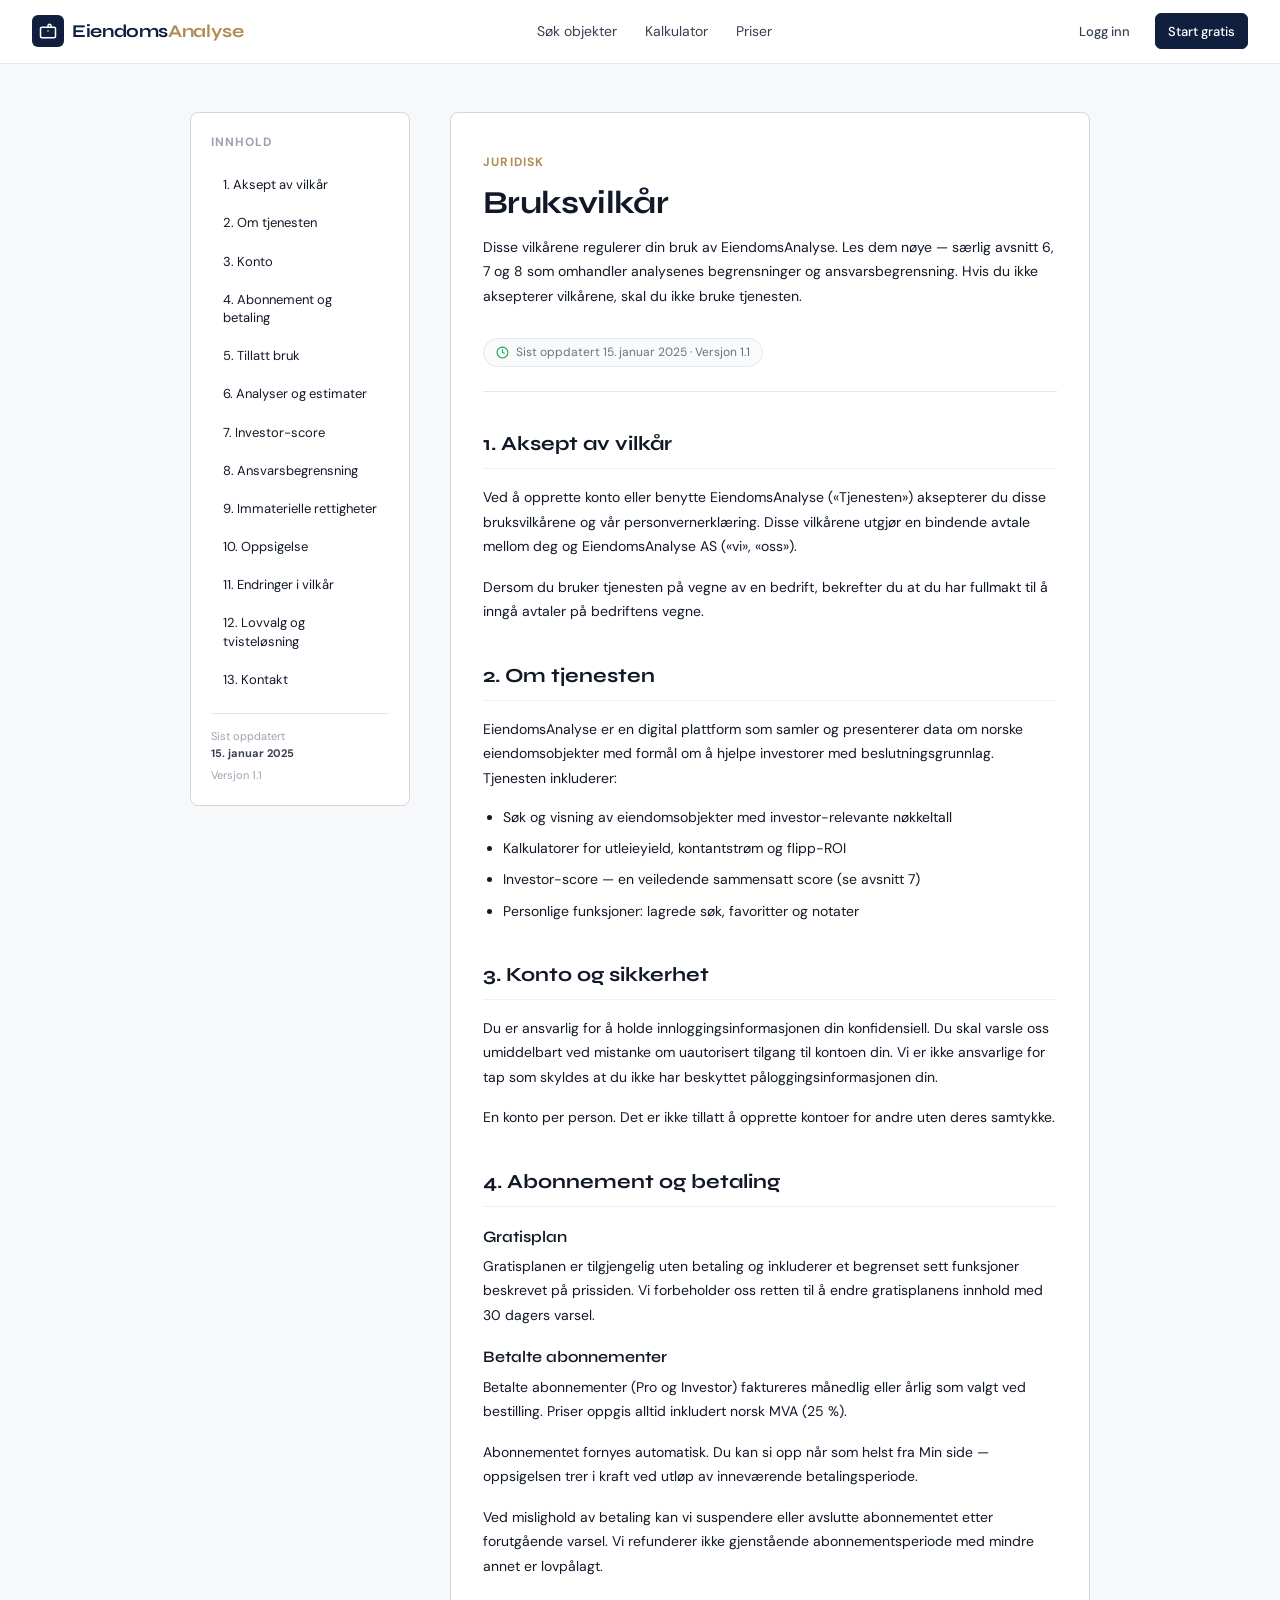
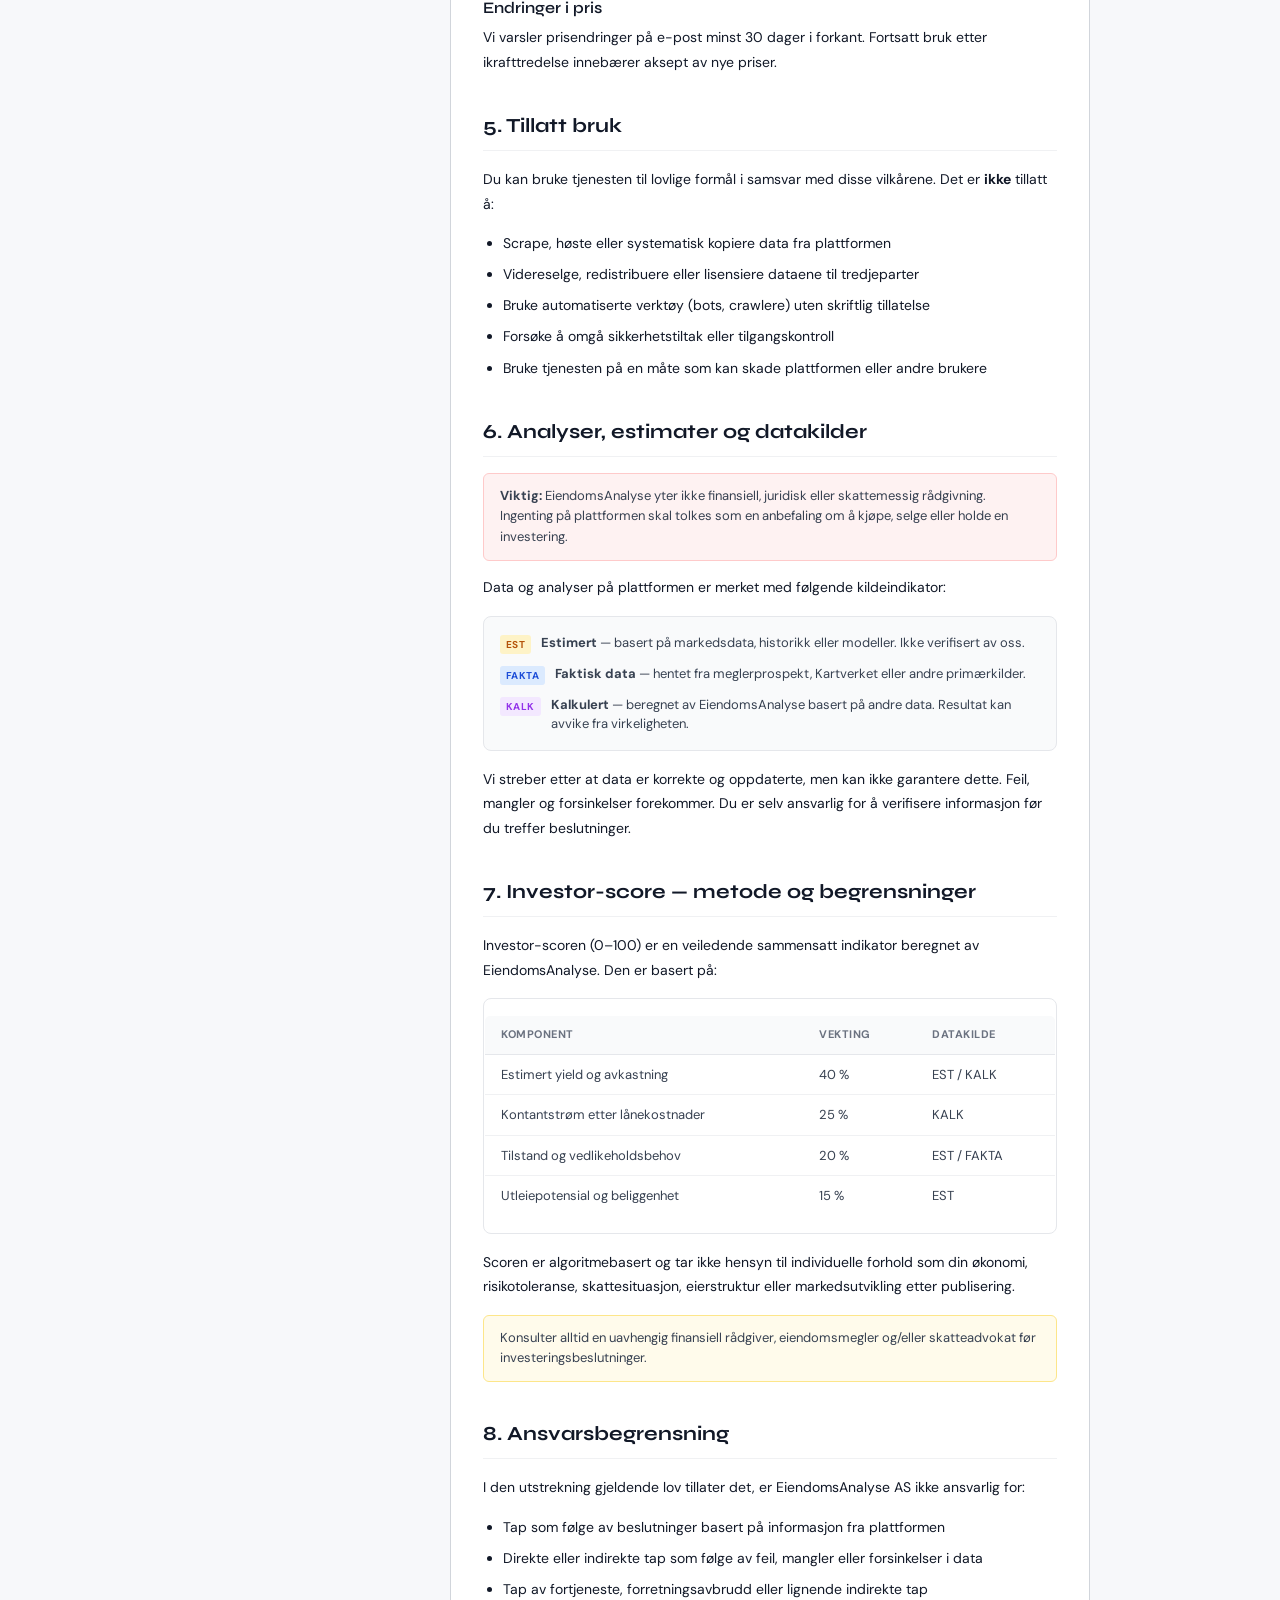
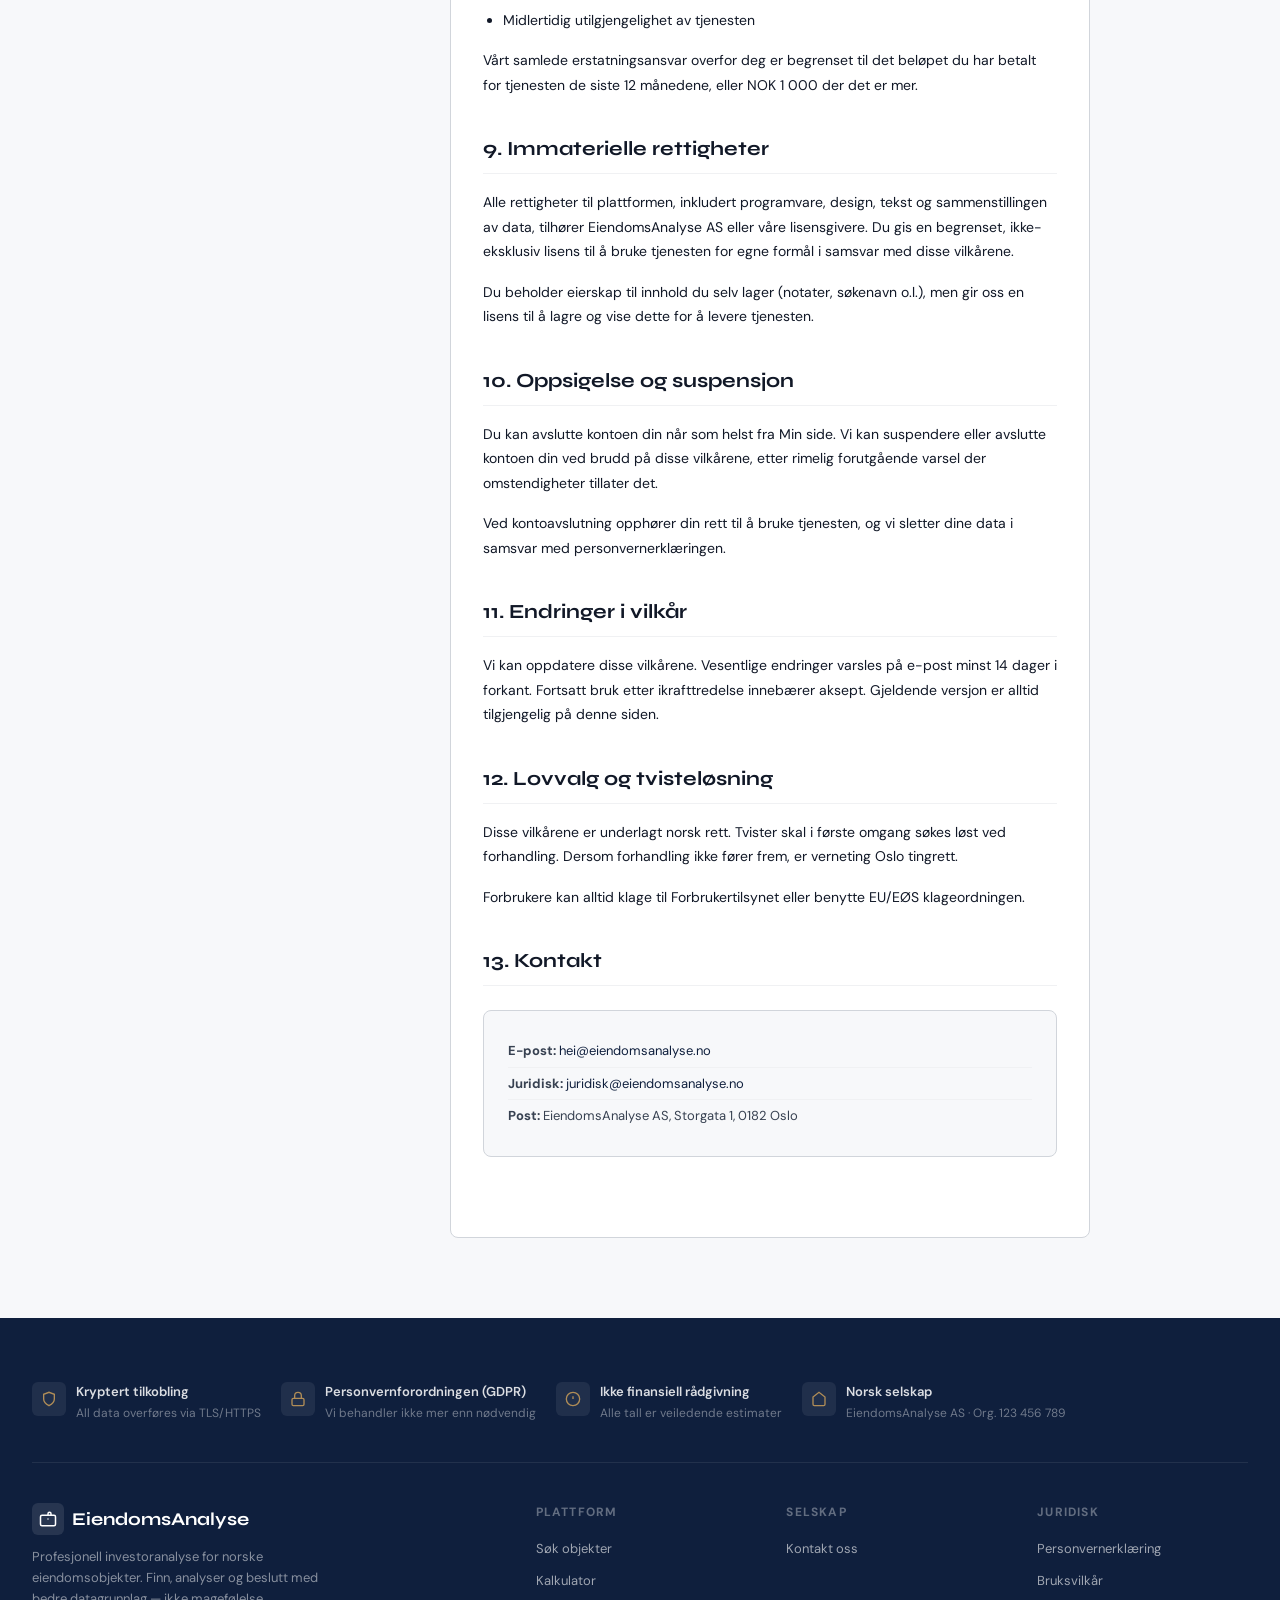
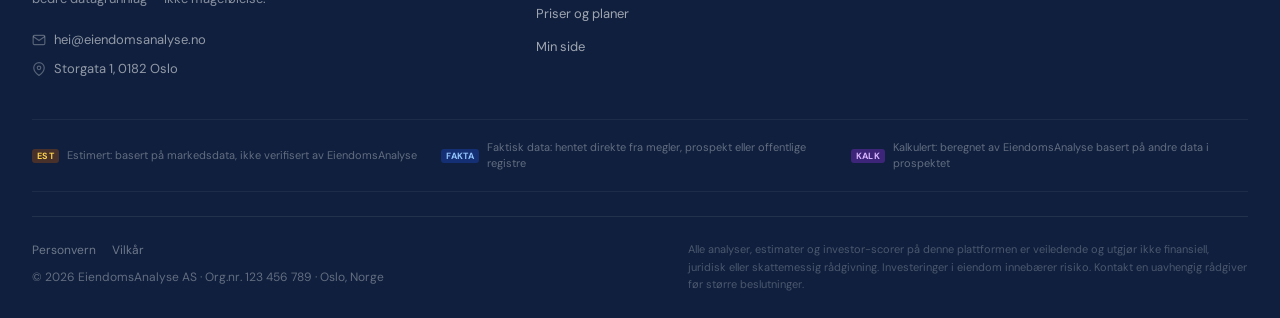
<file: vilkar.html>
<!DOCTYPE html>
<html lang="no">
<head>
  <meta charset="UTF-8">
  <meta name="viewport" content="width=device-width, initial-scale=1.0">
  <title>Bruksvilkår — EiendomsAnalyse</title>
  <link rel="preconnect" href="https://fonts.googleapis.com">
  <link rel="preconnect" href="https://fonts.gstatic.com" crossorigin>
  <link href="https://fonts.googleapis.com/css2?family=Syne:wght@700&family=DM+Sans:wght@400;500;600&family=IBM+Plex+Mono&display=swap" rel="stylesheet">
  <link rel="stylesheet" href="css/variables.css">
  <link rel="stylesheet" href="css/base.css">
  <link rel="stylesheet" href="css/components.css">
  <link rel="stylesheet" href="css/pages/legal.css">
</head>
<body>
<div class="page-wrapper">
  <div id="navbar-root"></div>
  <main class="page-main">
    <div class="legal-page">
      <div class="container">
        <div class="legal-layout">

          <nav class="legal-toc" aria-label="Innholdsfortegnelse">
            <div class="legal-toc-title">Innhold</div>
            <div class="legal-toc-list">
              <a href="#aksept" class="legal-toc-link">1. Aksept av vilkår</a>
              <a href="#tjenesten" class="legal-toc-link">2. Om tjenesten</a>
              <a href="#konto" class="legal-toc-link">3. Konto</a>
              <a href="#abonnement" class="legal-toc-link">4. Abonnement og betaling</a>
              <a href="#bruk" class="legal-toc-link">5. Tillatt bruk</a>
              <a href="#analyse" class="legal-toc-link">6. Analyser og estimater</a>
              <a href="#investorscore" class="legal-toc-link">7. Investor-score</a>
              <a href="#ansvar" class="legal-toc-link">8. Ansvarsbegrensning</a>
              <a href="#ip" class="legal-toc-link">9. Immaterielle rettigheter</a>
              <a href="#oppsigelse" class="legal-toc-link">10. Oppsigelse</a>
              <a href="#endringer" class="legal-toc-link">11. Endringer i vilkår</a>
              <a href="#lovvalg" class="legal-toc-link">12. Lovvalg og tvisteløsning</a>
              <a href="#kontakt" class="legal-toc-link">13. Kontakt</a>
            </div>
            <div style="margin-top:16px;padding-top:14px;border-top:1px solid var(--gray-200)">
              <div style="font-size:11px;color:var(--gray-400);line-height:1.5">Sist oppdatert<br><strong style="color:var(--gray-700)">15. januar 2025</strong></div>
              <div style="font-size:11px;color:var(--gray-400);margin-top:6px">Versjon 1.1</div>
            </div>
          </nav>

          <div class="legal-content">

            <div class="legal-content-header">
              <div class="legal-content-tag">Juridisk</div>
              <h1 class="legal-content-title">Bruksvilkår</h1>
              <p class="legal-p">Disse vilkårene regulerer din bruk av EiendomsAnalyse. Les dem nøye — særlig avsnitt 6, 7 og 8 som omhandler analysenes begrensninger og ansvarsbegrensning. Hvis du ikke aksepterer vilkårene, skal du ikke bruke tjenesten.</p>
              <div class="legal-updated-bar">
                <svg width="13" height="13" viewBox="0 0 24 24" fill="none" stroke="currentColor" stroke-width="2"><circle cx="12" cy="12" r="10"/><polyline points="12 6 12 12 16 14"/></svg>
                Sist oppdatert 15. januar 2025 · Versjon 1.1
              </div>
            </div>

            <div class="legal-section" id="aksept">
              <h2 class="legal-section-title">1. Aksept av vilkår</h2>
              <p class="legal-p">Ved å opprette konto eller benytte EiendomsAnalyse («Tjenesten») aksepterer du disse bruksvilkårene og vår <a href="personvern.html">personvernerklæring</a>. Disse vilkårene utgjør en bindende avtale mellom deg og EiendomsAnalyse AS («vi», «oss»).</p>
              <p class="legal-p">Dersom du bruker tjenesten på vegne av en bedrift, bekrefter du at du har fullmakt til å inngå avtaler på bedriftens vegne.</p>
            </div>

            <div class="legal-section" id="tjenesten">
              <h2 class="legal-section-title">2. Om tjenesten</h2>
              <p class="legal-p">EiendomsAnalyse er en digital plattform som samler og presenterer data om norske eiendomsobjekter med formål om å hjelpe investorer med beslutningsgrunnlag. Tjenesten inkluderer:</p>
              <ul class="legal-ul">
                <li>Søk og visning av eiendomsobjekter med investor-relevante nøkkeltall</li>
                <li>Kalkulatorer for utleieyield, kontantstrøm og flipp-ROI</li>
                <li>Investor-score — en veiledende sammensatt score (se avsnitt 7)</li>
                <li>Personlige funksjoner: lagrede søk, favoritter og notater</li>
              </ul>
            </div>

            <div class="legal-section" id="konto">
              <h2 class="legal-section-title">3. Konto og sikkerhet</h2>
              <p class="legal-p">Du er ansvarlig for å holde innloggingsinformasjonen din konfidensiell. Du skal varsle oss umiddelbart ved mistanke om uautorisert tilgang til kontoen din. Vi er ikke ansvarlige for tap som skyldes at du ikke har beskyttet påloggingsinformasjonen din.</p>
              <p class="legal-p">En konto per person. Det er ikke tillatt å opprette kontoer for andre uten deres samtykke.</p>
            </div>

            <div class="legal-section" id="abonnement">
              <h2 class="legal-section-title">4. Abonnement og betaling</h2>
              <h3 class="legal-h3">Gratisplan</h3>
              <p class="legal-p">Gratisplanen er tilgjengelig uten betaling og inkluderer et begrenset sett funksjoner beskrevet på <a href="premium.html">prissiden</a>. Vi forbeholder oss retten til å endre gratisplanens innhold med 30 dagers varsel.</p>
              <h3 class="legal-h3">Betalte abonnementer</h3>
              <p class="legal-p">Betalte abonnementer (Pro og Investor) faktureres månedlig eller årlig som valgt ved bestilling. Priser oppgis alltid inkludert norsk MVA (25 %).</p>
              <p class="legal-p">Abonnementet fornyes automatisk. Du kan si opp når som helst fra Min side — oppsigelsen trer i kraft ved utløp av inneværende betalingsperiode.</p>
              <p class="legal-p">Ved mislighold av betaling kan vi suspendere eller avslutte abonnementet etter forutgående varsel. Vi refunderer ikke gjenstående abonnementsperiode med mindre annet er lovpålagt.</p>
              <h3 class="legal-h3">Endringer i pris</h3>
              <p class="legal-p">Vi varsler prisendringer på e-post minst 30 dager i forkant. Fortsatt bruk etter ikrafttredelse innebærer aksept av nye priser.</p>
            </div>

            <div class="legal-section" id="bruk">
              <h2 class="legal-section-title">5. Tillatt bruk</h2>
              <p class="legal-p">Du kan bruke tjenesten til lovlige formål i samsvar med disse vilkårene. Det er <strong>ikke</strong> tillatt å:</p>
              <ul class="legal-ul">
                <li>Scrape, høste eller systematisk kopiere data fra plattformen</li>
                <li>Videreselge, redistribuere eller lisensiere dataene til tredjeparter</li>
                <li>Bruke automatiserte verktøy (bots, crawlere) uten skriftlig tillatelse</li>
                <li>Forsøke å omgå sikkerhetstiltak eller tilgangskontroll</li>
                <li>Bruke tjenesten på en måte som kan skade plattformen eller andre brukere</li>
              </ul>
            </div>

            <div class="legal-section" id="analyse">
              <h2 class="legal-section-title">6. Analyser, estimater og datakilder</h2>
              <div class="legal-highlight legal-highlight--warning">
                <strong>Viktig:</strong> EiendomsAnalyse yter ikke finansiell, juridisk eller skattemessig rådgivning. Ingenting på plattformen skal tolkes som en anbefaling om å kjøpe, selge eller holde en investering.
              </div>
              <p class="legal-p">Data og analyser på plattformen er merket med følgende kildeindikator:</p>
              <div class="legal-data-legend">
                <div class="legal-data-row">
                  <span class="legal-data-badge est">EST</span>
                  <span><strong>Estimert</strong> — basert på markedsdata, historikk eller modeller. Ikke verifisert av oss.</span>
                </div>
                <div class="legal-data-row">
                  <span class="legal-data-badge fact">FAKTA</span>
                  <span><strong>Faktisk data</strong> — hentet fra meglerprospekt, Kartverket eller andre primærkilder.</span>
                </div>
                <div class="legal-data-row">
                  <span class="legal-data-badge calc">KALK</span>
                  <span><strong>Kalkulert</strong> — beregnet av EiendomsAnalyse basert på andre data. Resultat kan avvike fra virkeligheten.</span>
                </div>
              </div>
              <p class="legal-p">Vi streber etter at data er korrekte og oppdaterte, men kan ikke garantere dette. Feil, mangler og forsinkelser forekommer. Du er selv ansvarlig for å verifisere informasjon før du treffer beslutninger.</p>
            </div>

            <div class="legal-section" id="investorscore">
              <h2 class="legal-section-title">7. Investor-score — metode og begrensninger</h2>
              <p class="legal-p">Investor-scoren (0–100) er en veiledende sammensatt indikator beregnet av EiendomsAnalyse. Den er basert på:</p>
              <div class="legal-table-wrap">
                <table class="legal-table">
                  <thead><tr><th>Komponent</th><th>Vekting</th><th>Datakilde</th></tr></thead>
                  <tbody>
                    <tr><td>Estimert yield og avkastning</td><td>40 %</td><td>EST / KALK</td></tr>
                    <tr><td>Kontantstrøm etter lånekostnader</td><td>25 %</td><td>KALK</td></tr>
                    <tr><td>Tilstand og vedlikeholdsbehov</td><td>20 %</td><td>EST / FAKTA</td></tr>
                    <tr><td>Utleiepotensial og beliggenhet</td><td>15 %</td><td>EST</td></tr>
                  </tbody>
                </table>
              </div>
              <p class="legal-p">Scoren er algoritmebasert og tar ikke hensyn til individuelle forhold som din økonomi, risikotoleranse, skattesituasjon, eierstruktur eller markedsutvikling etter publisering.</p>
              <div class="legal-highlight">
                Konsulter alltid en uavhengig finansiell rådgiver, eiendomsmegler og/eller skatteadvokat før investeringsbeslutninger.
              </div>
            </div>

            <div class="legal-section" id="ansvar">
              <h2 class="legal-section-title">8. Ansvarsbegrensning</h2>
              <p class="legal-p">I den utstrekning gjeldende lov tillater det, er EiendomsAnalyse AS ikke ansvarlig for:</p>
              <ul class="legal-ul">
                <li>Tap som følge av beslutninger basert på informasjon fra plattformen</li>
                <li>Direkte eller indirekte tap som følge av feil, mangler eller forsinkelser i data</li>
                <li>Tap av fortjeneste, forretningsavbrudd eller lignende indirekte tap</li>
                <li>Midlertidig utilgjengelighet av tjenesten</li>
              </ul>
              <p class="legal-p">Vårt samlede erstatningsansvar overfor deg er begrenset til det beløpet du har betalt for tjenesten de siste 12 månedene, eller NOK 1 000 der det er mer.</p>
            </div>

            <div class="legal-section" id="ip">
              <h2 class="legal-section-title">9. Immaterielle rettigheter</h2>
              <p class="legal-p">Alle rettigheter til plattformen, inkludert programvare, design, tekst og sammenstillingen av data, tilhører EiendomsAnalyse AS eller våre lisensgivere. Du gis en begrenset, ikke-eksklusiv lisens til å bruke tjenesten for egne formål i samsvar med disse vilkårene.</p>
              <p class="legal-p">Du beholder eierskap til innhold du selv lager (notater, søkenavn o.l.), men gir oss en lisens til å lagre og vise dette for å levere tjenesten.</p>
            </div>

            <div class="legal-section" id="oppsigelse">
              <h2 class="legal-section-title">10. Oppsigelse og suspensjon</h2>
              <p class="legal-p">Du kan avslutte kontoen din når som helst fra Min side. Vi kan suspendere eller avslutte kontoen din ved brudd på disse vilkårene, etter rimelig forutgående varsel der omstendigheter tillater det.</p>
              <p class="legal-p">Ved kontoavslutning opphører din rett til å bruke tjenesten, og vi sletter dine data i samsvar med personvernerklæringen.</p>
            </div>

            <div class="legal-section" id="endringer">
              <h2 class="legal-section-title">11. Endringer i vilkår</h2>
              <p class="legal-p">Vi kan oppdatere disse vilkårene. Vesentlige endringer varsles på e-post minst 14 dager i forkant. Fortsatt bruk etter ikrafttredelse innebærer aksept. Gjeldende versjon er alltid tilgjengelig på denne siden.</p>
            </div>

            <div class="legal-section" id="lovvalg">
              <h2 class="legal-section-title">12. Lovvalg og tvisteløsning</h2>
              <p class="legal-p">Disse vilkårene er underlagt norsk rett. Tvister skal i første omgang søkes løst ved forhandling. Dersom forhandling ikke fører frem, er verneting Oslo tingrett.</p>
              <p class="legal-p">Forbrukere kan alltid klage til <a href="https://www.forbrukertilsynet.no" target="_blank" rel="noopener">Forbrukertilsynet</a> eller benytte <a href="https://www.eu.forbrukereuropa.no" target="_blank" rel="noopener">EU/EØS klageordningen</a>.</p>
            </div>

            <div class="legal-section" id="kontakt">
              <h2 class="legal-section-title">13. Kontakt</h2>
              <div class="legal-contact-box">
                <div class="legal-contact-row"><strong>E-post:</strong> <a href="mailto:hei@eiendomsanalyse.no">hei@eiendomsanalyse.no</a></div>
                <div class="legal-contact-row"><strong>Juridisk:</strong> <a href="mailto:juridisk@eiendomsanalyse.no">juridisk@eiendomsanalyse.no</a></div>
                <div class="legal-contact-row"><strong>Post:</strong> EiendomsAnalyse AS, Storgata 1, 0182 Oslo</div>
              </div>
            </div>

          </div>
        </div>
      </div>
    </div>
  </main>
  <div id="footer-root"></div>
</div>
<script src="js/data.js"></script>
<script src="js/app.js"></script>
</body>
</html>
</file>
<file: css/variables.css>
/* =============================================
   DESIGNSYSTEM — VARIABLER
   Investorplattform v1
   ============================================= */

:root {
  /* --- FARGER: PRIMÆR --- */
  --navy:        #0F1F3D;
  --navy-hover:  #1E3A5F;
  --navy-light:  #2A4A73;

  /* --- FARGER: NØYTRAL --- */
  --off-white:   #F7F8FA;
  --white:       #FFFFFF;
  --gray-50:     #F9FAFB;
  --gray-100:    #F0F1F3;
  --gray-200:    #E5E7EB;
  --gray-300:    #D1D5DB;
  --gray-400:    #9CA3AF;
  --gray-500:    #6B7280;
  --gray-700:    #374151;
  --gray-900:    #111827;

  /* --- FARGER: SEMANTISK --- */
  --green:       #16A34A;
  --green-light: #DCFCE7;
  --amber:       #D97706;
  --amber-light: #FEF3C7;
  --red:         #DC2626;
  --red-light:   #FEE2E2;
  --blue:        #2563EB;
  --blue-light:  #DBEAFE;

  /* --- FARGER: AKSENT --- */
  --gold:        #B08D57;
  --gold-light:  #F5EDD9;

  /* --- TYPOGRAFI --- */
  --font-display: 'Syne', sans-serif;
  --font-body:    'DM Sans', sans-serif;
  --font-mono:    'IBM Plex Mono', monospace;

  /* --- STØRRELSER --- */
  --text-xs:   0.75rem;
  --text-sm:   0.8125rem;
  --text-base: 0.875rem;
  --text-md:   1rem;
  --text-lg:   1.125rem;
  --text-xl:   1.25rem;
  --text-2xl:  1.5rem;
  --text-3xl:  2rem;
  --text-4xl:  2.5rem;

  /* --- SPACING (8px grid) --- */
  --sp-1:  0.25rem;
  --sp-2:  0.5rem;
  --sp-3:  0.75rem;
  --sp-4:  1rem;
  --sp-5:  1.25rem;
  --sp-6:  1.5rem;
  --sp-8:  2rem;
  --sp-10: 2.5rem;
  --sp-12: 3rem;
  --sp-16: 4rem;
  --sp-20: 5rem;
  --sp-24: 6rem;

  /* --- BORDER RADIUS --- */
  --radius-sm:  4px;
  --radius-md:  6px;
  --radius-lg:  8px;
  --radius-xl:  12px;

  /* --- SHADOWS --- */
  --shadow-sm:  0 1px 3px rgba(0,0,0,0.08);
  --shadow-md:  0 4px 12px rgba(0,0,0,0.10);
  --shadow-lg:  0 8px 24px rgba(0,0,0,0.12);
  --shadow-xl:  0 16px 40px rgba(0,0,0,0.14);

  /* --- BORDERS --- */
  --border:     1px solid var(--gray-300);
  --border-2:   2px solid var(--gray-300);

  /* --- TRANSITIONS --- */
  --transition: 150ms ease;
  --transition-md: 250ms ease;

  /* --- LAYOUT --- */
  --max-width: 1280px;
  --sidebar-width: 280px;
  --navbar-height: 52px;

  /* --- SAFE AREA (iOS notch / home indicator) --- */
  --safe-top:    env(safe-area-inset-top,    0px);
  --safe-bottom: env(safe-area-inset-bottom, 0px);
  --safe-left:   env(safe-area-inset-left,   0px);
  --safe-right:  env(safe-area-inset-right,  0px);
}

@media (min-width: 768px) {
  :root { --navbar-height: 64px; }
}
</file>
<file: css/base.css>
/* =============================================
   RESET & BASE
   ============================================= */

*, *::before, *::after {
  box-sizing: border-box;
  margin: 0;
  padding: 0;
}

html {
  font-size: 16px;
  scroll-behavior: smooth;
  -webkit-text-size-adjust: 100%;
}

body {
  font-family: var(--font-body);
  font-size: var(--text-base);
  line-height: 1.6;
  color: var(--gray-900);
  background-color: var(--off-white);
  -webkit-font-smoothing: antialiased;
  -moz-osx-font-smoothing: grayscale;
  padding-left:  var(--safe-left);
  padding-right: var(--safe-right);
}

img {
  display: block;
  max-width: 100%;
  height: auto;
}

a {
  color: inherit;
  text-decoration: none;
}

button {
  font-family: var(--font-body);
  cursor: pointer;
  border: none;
  background: none;
}

input, textarea, select {
  font-family: var(--font-body);
  font-size: var(--text-base);
}

ul, ol {
  list-style: none;
}

h1, h2, h3, h4, h5, h6 {
  font-family: var(--font-display);
  line-height: 1.2;
  font-weight: 700;
  color: var(--gray-900);
}

.container {
  width: 100%;
  max-width: var(--max-width);
  margin: 0 auto;
  padding: 0 var(--sp-4);
}

@media (min-width: 640px) {
  .container { padding: 0 var(--sp-6); }
}

@media (min-width: 1024px) {
  .container { padding: 0 var(--sp-8); }
}

.page-wrapper {
  min-height: 100vh;
  display: flex;
  flex-direction: column;
}

.page-main {
  flex: 1;
  padding-top: var(--navbar-height);
}

.text-xs    { font-size: var(--text-xs); }
.text-sm    { font-size: var(--text-sm); }
.text-base  { font-size: var(--text-base); }
.text-md    { font-size: var(--text-md); }
.text-lg    { font-size: var(--text-lg); }
.text-xl    { font-size: var(--text-xl); }
.text-2xl   { font-size: var(--text-2xl); }
.text-3xl   { font-size: var(--text-3xl); }

.font-medium { font-weight: 500; }
.font-bold   { font-weight: 700; }

.text-navy   { color: var(--navy); }
.text-muted  { color: var(--gray-500); }
.text-green  { color: var(--green); }
.text-red    { color: var(--red); }
.text-amber  { color: var(--amber); }
.text-gold   { color: var(--gold); }
.text-white  { color: var(--white); }

.label-caps {
  font-size: var(--text-xs);
  font-weight: 600;
  letter-spacing: 0.08em;
  text-transform: uppercase;
  color: var(--gray-500);
}

.tabular-nums {
  font-variant-numeric: tabular-nums;
}

.hidden        { display: none !important; }
.flex          { display: flex; }
.flex-col      { flex-direction: column; }
.items-center  { align-items: center; }
.justify-between { justify-content: space-between; }
.gap-2         { gap: var(--sp-2); }
.gap-4         { gap: var(--sp-4); }
.gap-6         { gap: var(--sp-6); }

.mt-auto       { margin-top: auto; }

.badge {
  display: inline-flex;
  align-items: center;
  padding: 2px var(--sp-2);
  border-radius: var(--radius-sm);
  font-size: var(--text-xs);
  font-weight: 600;
  letter-spacing: 0.04em;
}

.badge-navy    { background: var(--navy); color: var(--white); }
.badge-green   { background: var(--green-light); color: var(--green); }
.badge-amber   { background: var(--amber-light); color: var(--amber); }
.badge-red     { background: var(--red-light); color: var(--red); }
.badge-gold    { background: var(--gold-light); color: var(--gold); }
.badge-gray    { background: var(--gray-100); color: var(--gray-500); }

.form-group {
  display: flex;
  flex-direction: column;
  gap: var(--sp-2);
}

.form-label {
  font-size: var(--text-xs);
  font-weight: 600;
  letter-spacing: 0.04em;
  color: var(--gray-500);
  text-transform: uppercase;
}

.form-input {
  width: 100%;
  padding: var(--sp-3) var(--sp-4);
  border: var(--border);
  border-radius: var(--radius-md);
  background: var(--white);
  color: var(--gray-900);
  font-size: var(--text-base);
  transition: border-color var(--transition), box-shadow var(--transition);
  outline: none;
}

.form-input:focus {
  border-color: var(--navy);
  box-shadow: 0 0 0 3px rgba(15, 31, 61, 0.08);
}

.form-input::placeholder {
  color: var(--gray-400);
}

.form-select {
  width: 100%;
  padding: var(--sp-3) var(--sp-4);
  border: var(--border);
  border-radius: var(--radius-md);
  background: var(--white);
  color: var(--gray-900);
  font-size: var(--text-base);
  cursor: pointer;
  outline: none;
  appearance: none;
  background-image: url("data:image/svg+xml,%3Csvg xmlns='http://www.w3.org/2000/svg' width='16' height='16' viewBox='0 0 24 24' fill='none' stroke='%236B7280' stroke-width='2'%3E%3Cpath d='M6 9l6 6 6-6'/%3E%3C/svg%3E");
  background-repeat: no-repeat;
  background-position: right 12px center;
  padding-right: 40px;
}

.form-select:focus {
  border-color: var(--navy);
  box-shadow: 0 0 0 3px rgba(15, 31, 61, 0.08);
}

.form-hint {
  font-size: var(--text-xs);
  color: var(--gray-500);
  margin-top: var(--sp-1);
}

.form-error {
  font-size: var(--text-xs);
  color: var(--red);
  margin-top: var(--sp-1);
}

.checkbox-group {
  display: flex;
  align-items: center;
  gap: var(--sp-3);
  cursor: pointer;
}

.checkbox-group input[type="checkbox"] {
  width: 16px;
  height: 16px;
  accent-color: var(--navy);
  cursor: pointer;
}

.divider {
  border: none;
  border-top: 1px solid var(--gray-200);
  margin: var(--sp-6) 0;
}

.skeleton {
  background: linear-gradient(90deg, var(--gray-100) 25%, var(--gray-200) 50%, var(--gray-100) 75%);
  background-size: 200% 100%;
  animation: skeleton-shimmer 1.5s infinite;
  border-radius: var(--radius-md);
}

@keyframes skeleton-shimmer {
  0%   { background-position: 200% 0; }
  100% { background-position: -200% 0; }
}

.empty-state {
  display: flex;
  flex-direction: colum
</file>
<file: css/components.css>
/* =============================================
   KNAPPER
   ============================================= */

.btn {
  display: inline-flex;
  align-items: center;
  justify-content: center;
  gap: var(--sp-2);
  padding: var(--sp-3) var(--sp-5);
  min-height: 44px;
  border-radius: var(--radius-md);
  font-family: var(--font-body);
  font-size: var(--text-base);
  font-weight: 500;
  line-height: 1;
  cursor: pointer;
  transition: background var(--transition), color var(--transition),
              border-color var(--transition), box-shadow var(--transition),
              transform var(--transition);
  white-space: nowrap;
  border: 1px solid transparent;
  text-decoration: none;
  -webkit-tap-highlight-color: transparent;
  touch-action: manipulation;
}

.btn:active { transform: translateY(1px); }

.btn-sm {
  padding: var(--sp-2) var(--sp-3);
  font-size: var(--text-sm);
  min-height: 36px;
}

@media (max-width: 639px) {
  .btn-sm { min-height: 44px; padding: var(--sp-2) var(--sp-4); }
}

.btn-lg {
  padding: var(--sp-4) var(--sp-8);
  font-size: var(--text-md);
  font-weight: 600;
  min-height: 52px;
}

.btn-primary {
  background: var(--navy);
  color: var(--white);
  border-color: var(--navy);
}

.btn-primary:hover {
  background: var(--navy-hover);
  border-color: var(--navy-hover);
  box-shadow: 0 2px 8px rgba(15,31,61,0.25);
}

.btn-secondary {
  background: var(--white);
  color: var(--navy);
  border-color: var(--gray-300);
}

.btn-secondary:hover {
  border-color: var(--navy);
  background: var(--off-white);
}

.btn-ghost {
  background: transparent;
  color: var(--gray-700);
  border-color: transparent;
}

.btn-ghost:hover {
  background: var(--gray-100);
  color: var(--gray-900);
}

.btn-danger {
  background: var(--red);
  color: var(--white);
  border-color: var(--red);
}

.btn-danger:hover {
  background: #b91c1c;
}

.btn-gold {
  background: var(--gold);
  color: var(--white);
  border-color: var(--gold);
}

.btn-gold:hover {
  background: #9a7a47;
}

.btn-full { width: 100%; }

.btn:disabled {
  opacity: 0.5;
  cursor: not-allowed;
  transform: none;
}

/* =============================================
   NAVBAR
   ============================================= */

.navbar {
  position: fixed;
  top: 0;
  left: 0;
  right: 0;
  height: var(--navbar-height);
  background: var(--white);
  border-bottom: 1px solid var(--gray-200);
  z-index: 100;
  display: flex;
  align-items: center;
}

.navbar-inner {
  width: 100%;
  max-width: var(--max-width);
  margin: 0 auto;
  padding: 0 var(--sp-4);
  display: flex;
  align-items: center;
  justify-content: space-between;
  gap: var(--sp-4);
}

@media (min-width: 640px) {
  .navbar-inner { padding: 0 var(--sp-6); }
}

@media (min-width: 1024px) {
  .navbar-inner { padding: 0 var(--sp-8); }
}

.navbar-logo {
  display: flex;
  align-items: center;
  gap: var(--sp-2);
  text-decoration: none;
  flex-shrink: 0;
}

.navbar-logo-mark {
  width: 32px;
  height: 32px;
  background: var(--navy);
  border-radius: var(--radius-md);
  display: flex;
  align-items: center;
  justify-content: center;
}

.navbar-logo-mark svg {
  width: 18px;
  height: 18px;
  color: var(--white);
}

.navbar-logo-text {
  font-family: var(--font-display);
  font-size: var(--text-lg);
  font-weight: 700;
  color: var(--navy);
  letter-spacing: -0.02em;
}

.navbar-logo-text span {
  color: var(--gold);
}

.navbar-nav {
  display: none;
  align-items: center;
  gap: var(--sp-1);
}

@media (min-width: 768px) {
  .navbar-nav { display: flex; }
}

.navbar-link {
  padding: var(--sp-2) var(--sp-3);
  border-radius: var(--radius-md);
  font-size: var(--text-base);
  color: var(--gray-700);
  transition: background var(--transition), color var(--transition);
}

.navbar-link:hover,
.navbar-link.active {
  background: var(--gray-100);
  color: var(--navy);
}

.navbar-link.active {
  font-weight: 500;
}

.navbar-actions {
  display: flex;
  align-items: center;
  gap: var(--sp-3);
}

.navbar-menu-btn {
  display: flex;
  align-items: center;
  justify-content: center;
  width: 40px;
  height: 40px;
  border-radius: var(--radius-md);
  color: var(--gray-700);
  transition: background var(--transition);
}

.navbar-menu-btn:hover {
  background: var(--gray-100);
}

@media (min-width: 768px) {
  .navbar-menu-btn { display: none; }
}

.mobile-menu {
  position: fixed;
  top: var(--navbar-height);
  left: 0;
  right: 0;
  background: var(--white);
  border-bottom: 1px solid var(--gray-200);
  z-index: 99;
  padding: var(--sp-4);
  display: flex;
  flex-direction: column;
  gap: var(--sp-1);
  transform: translateY(-110%);
  transition: transform var(--transition-md);
  box-shadow: var(--shadow-md);
}

.mobile-menu.open {
  transform: translateY(0);
}

.mobile-menu-link {
  display: flex;
  align-items: center;
  gap: var(--sp-3);
  padding: var(--sp-3) var(--sp-4);
  border-radius: var(--radius-md);
  font-size: var(--text-md);
  color: var(--gray-700);
  transition: background var(--transition);
}

.mobile-menu-link:hover,
.mobile-menu-link.active {
  background: var(--gray-100);
  color: var(--navy);
}

.mobile-menu-link svg {
  width: 18px;
  height: 18px;
  flex-shrink: 0;
}

.mobile-menu-divider {
  border-top: 1px solid var(--gray-200);
  margin: var(--sp-2) 0;
}

.mobile-menu-actions {
  display: flex;
  flex-direction: column;
  gap: var(--sp-2);
  padding-top: var(--sp-2);
}

/* =============================================
   FOOTER
   ============================================= */

.footer {
  background: var(--navy);
  color: rgba(255,255,255,0.7);
  padding: var(--sp-16) 0 0;
  margin-top: auto;
}

.footer-trust {
  display: flex;
  flex-wrap: wrap;
  gap: 20px;
  padding-bottom: var(--sp-10);
  border-bottom: 1px solid rgba(255,255,255,.08);
  margin-bottom: var(--sp-10);
}

.footer-trust-item {
  display: flex;
  align-items: flex-start;
  gap: 10px;
}

.footer-trust-icon {
  width: 34px;
  height: 34px;
  border-radius: var(--radius-md);
  background: rgba(255,255,255,.07);
  display: flex;
  align-items: center;
  justify-content: center;
  flex-shrink: 0;
  color: var(--gold);
}

.footer-trust-icon svg { width: 16px; height: 16px; }

.footer-trust-title {
  font-size: 13px;
  font-weight: 600;
  color: rgba(255,255,255,.85);
  margin-bottom: 2px;
}

.footer-trust-desc {
  font-size: 12px;
  color: rgba(255,255,255,.4);
  line-height: 1.5;
}

.footer-grid {
  display: grid;
  grid-template-columns: 1fr;
  gap: var(--sp-10);
  margin-bottom: var(--sp-10);
}

@media (min-width: 640px) {
  .footer-grid {
    grid-template-columns: repeat(2, 1fr);
  }
}

@media (min-width: 1024px) {
  .footer-grid {
    grid-template-columns: 2.2fr 1fr 1fr 1fr;
  }
}

.footer-brand {
  max-width: 300px;
}

.footer-logo {
  display: flex;
  align-items: center;
  gap: var(--sp-2);
  margin-bottom: var(--sp-3);
}

.footer-logo-mark {
  width: 32px;
  height: 32px;
  background: rgba(255,255,255,0.1);
  border-radius: var(--radius-md);
  display: flex;
  align-items: center;
  justify-content: center;
}

.footer-logo-mark svg {
  width: 18px;
  height: 18px;
  color: var(--white);
}

.footer-logo-text {
  font-family: var(--font-display);
  font-size: var(--text-lg);
  font-weight: 700;
  color: var(--white);
}

.footer-tagline {
  font-size: var(--text-sm);
  line-height: 1.6;
  color: rgba(255,255,255,.5);
  margin-bottom: var(--sp-5);
}

.footer-contact {
  display: flex;
  flex-direction: column;
  gap: 8px;
}

.footer-contact-item {
  display: flex;
  align-items: center;
  gap: 8px;
  font-size: 13px;
  color: rgba(255,255,255,.55);
  text-decoration: none;
  transition: color var(--transition);
}

.footer-contact-item:hover { color: rgba(255,255,255,.9); }
.footer-contact-item svg { width: 14px; height: 14px; flex-shrink: 0; color: rgba(255,255,255,.3); }

.footer-col-title {
  font-size: var(--text-xs);
  font-weight: 700;
  letter-spacing: 0.1em;
  text-transform: uppercase;
  color: rgba(255,255,255,0.35);
  margin-bottom: var(--sp-4);
}

.footer-links {
  display: flex;
  flex-direction: column;
  gap: var(--sp-3);
}

.footer-link {
  font-size: var(--text-sm);
  color: rgba(255,255,255,0.6);
  transition: color var(--transition);
  display: flex;
  align-items: center;
  gap: 6px;
}

.footer-link:hover {
  color: var(--white);
}

.footer-link-badge {
  font-size: 10px;
  font-weight: 700;
  padding: 1px 5px;
  background: var(--gold);
  color: white;
  border-radius: 3px;
}

.footer-data-notes {
  border-top: 1px solid rgba(255,255,255,.06);
  border-bottom: 1px solid rgba(255,255,255,.06);
  padding: var(--sp-5) 0;
  margin-bottom: var(--sp-6);
  display: grid;
  grid-template-columns: repeat(3, 1fr);
  gap: 12px;
}

@media (max-width: 639px) {
  .footer-data-notes { grid-template-columns: 1fr; gap: 8px; }
}

.footer-data-note {
  display: flex;
  align-items: center;
  gap: 8px;
  font-size: 11px;
  color: rgba(255,255,255,.35);
  line-height: 1.4;
}

.footer-data-note-badge {
  display: inline-flex;
  align-items: center;
  padding: 1px 5px;
  border-radius: 3px;
  font-size: 9px;
  font-weight: 700;
  letter-spacing: .04em;
  flex-shrink: 0;
}

.footer-data-note-badge.est  { background: rgba(180,83,9,.35);  color: #fcd34d; }
.footer-data-note-badge.fact { background: rgba(29,78,216,.35);  color: #93c5fd; }
.footer-data-note-badge.calc { background: rgba(147,51,234,.35); color: #d8b4fe; }

.footer-bottom {
  border-top: 1px solid rgba(255,255,255,0.08);
  padding: var(--sp-6) 0;
  display: flex;
  flex-direction: column;
  gap: var(--sp-3);
  font-size: var(--text-xs);
  color: rgba(255,255,255,0.35);
}

@media (min-width: 640px) {
  .footer-bottom {
    flex-direction: row;
    align-items: flex-start;
    justify-content: space-between;
    gap: var(--sp-8);
  }
}

.footer-legal-links {
  display: flex;
  flex-wrap: wrap;
  gap: 16px;
}

.footer-legal-link {
  color: rgba(255,255,255,.4);
  font-size: 12px;
  transition: color var(--transition);
}

.footer-legal-link:hover { color: rgba(255,255,255,.8); }

.footer-disclaimer {
  font-size: 11px;
  color: rgba(255,255,255,.25);
  max-width: 560px;
  line-height: 1.6;
}

.property-card {
  background: var(--white);
  border: var(--border);
  border-radius: var(--radius-lg);
  overflow: hidden;
  box-shadow: var(--shadow-sm);
  transition: border-color var(--transition-md), box-shadow var(--transition-md);
  display: flex;
  flex-direction: column;
  position: relative;
}

.property-card:hover {
  border-color: var(--navy-hover);
  box-shadow: var(--shadow-md);
}

.property-card-image {
  position: relative;
  aspect-ratio: 16/9;
  overflow: hidden;
  background: var(--gray-100);
}

.property-card-image img {
  width: 100%;
  height: 100%;
  object-fit: cover;
  transition: transform 400ms ease;
}

.property-card:hover .property-card-image img {
  transform: scale(1.03);
}

.property-card-badges {
  position: absolute;
  top: var(--sp-3);
  left: var(--sp-3);
  display: flex;
  gap: var(--sp-1);
}

.property-card-fav {
  position: absolute;
  top: var(--sp-3);
  right: var(--sp-3);
  width: 32px;
  height: 32px;
  background: rgba(255,255,255,0.9);
  border-radius: var(--radius-md);
  display: flex;
  align-items: center;
  justify-content: center;
  cursor: pointer;
  transition: background var(--transition), transform var(--transition);
  border: none;
  color: var(--gray-400);
}

.property-card-fav:hover {
  background: var(--white);
  color: var(--red);
  transform: scale(1.1);
}

.property-card-fav.saved {
  color: var(--red);
}

.property-card-fav svg {
  width: 16px;
  height: 16px;
}

.property-card-locked {
  position: absolute;
  inset: 0;
  background: rgba(247,248,250,0.85);
  display: flex;
  flex-direction: column;
  align-items: center;
  justify-content: center;
  gap: var(--sp-2);
  border-radius: var(--radius-lg);
}

.property-card-locked svg {
  width: 24px;
  height: 24px;
  color: var(--gray-400);
}

.property-card-locked span {
  font-size: var(--text-sm);
  color: var(--gray-500);
  font-weight: 500;
}

.property-card-body {
  padding: var(--sp-4);
  flex: 1;
  display: flex;
  flex-direction: column;
  gap: var(--sp-4);
}

.property-card-title {
  font-size: var(--text-md);
  font-weight: 600;
  color: var(--gray-900);
  line-height: 1.3;
}

.property-card-meta {
  font-size: var(--text-sm);
  color: var(--gray-500);
  display: flex;
  align-items: center;
  gap: var(--sp-2);
}

.property-card-meta-dot {
  width: 3px;
  height: 3px;
  background: var(--gray-400);
  border-radius: 50%;
  flex-shrink: 0;
}

.property-card-stats {
  display: grid;
  grid-template-columns: repeat(3, 1fr);
  gap: var(--sp-2);
  border: 1px solid var(--gray-100);
  border-radius: var(--radius-md);
  overflow: hidden;
}

.property-stat {
  padding: var(--sp-3) var(--sp-2);
  text-align: center;
  background: var(--gray-50);
}

.property-stat + .property-stat {
  border-left: 1px solid var(--gray-100);
}

.property-stat-label {
  font-size: 10px;
  font-weight: 600;
  letter-spacing: 0.06em;
  text-transform: uppercase;
  color: var(--gray-400);
  margin-bottom: var(--sp-1);
}

.property-stat-value {
  font-size: var(--text-base);
  font-weight: 700;
  font-variant-numeric: tabular-nums;
  color: var(--gray-900);
  line-height: 1;
}

.property-stat-value.positive { color: var(--green); }
.property-stat-value.negative { color: var(--red); }
.property-stat-value.neutral  { color: var(--amber); }

.property-card-footer {
  display: flex;
  align-items: center;
  justify-content: space-between;
  padding: var(--sp-3) var(--sp-4);
  border-top: 1px solid var(--gray-100);
  background: var(--gray-50);
}

.property-card-price {
  font-size: var(--text-lg);
  font-weight: 700;
  font-variant-numeric: tabular-nums;
  color: var(--gray-900);
}

.breadcrumb {
  display: flex;
  align-items: center;
  gap: var(--sp-2);
  font-size: var(--text-sm);
  color: var(--gray-500);
  flex-wrap: wrap;
}

.breadcrumb-item {
  display: flex;
  align-items: center;
  gap: var(--sp-2);
}

.breadcrumb-link {
  color: var(--gray-500);
  transition: color var(--transition);
}

.breadcrumb-link:hover {
  color: var(--navy);
}

.breadcrumb-sep {
  color: var(--gray-300);
}

.breadcrumb-current {
  color: var(--gray-900);
  font-weight: 500;
}

.section-header {
  margin-bottom: var(--sp-8);
}

.section-tag {
  display: inline-flex;
  align-items: center;
  gap: var(--sp-2);
  font-size: var(--text-xs);
  font-weight: 700;
  letter-spacing: 0.1em;
  text-transform: uppercase;
  color: var(--gold);
  margin-bottom: var(--sp-3);
}

.section-title {
  font-size: var(--text-3xl);
  font-weight: 700;
  color: var(--gray-900);
  line-height: 1.2;
  letter-spacing: -0.02em;
}

.section-subtitle {
  font-size: var(--text-md);
  color: var(--gray-500);
  margin-top: var(--sp-3);
  max-width: 560px;
  line-height: 1.6;
}

.stat-row {
  display: grid;
  grid-template-columns: repeat(2, 1fr);
  gap: var(--sp-4);
}

@media (min-width: 768px) {
  .stat-row {
    grid-template-columns: repeat(4, 1fr);
  }
}

.stat-item {
  text-align: center;
  padding: var(--sp-6) var(--sp-4);
  background: var(--white);
  border: var(--border);
  border-radius: var(--radius-lg);
}

.stat-value {
  font-family: var(--font-display);
  font-size: var(--text-3xl);
  font-weight: 700;
  color: var(--navy);
  letter-spacing: -0.02em;
  line-height: 1;
  margin-bottom: var(--sp-2);
}

.stat-label {
  font-size: var(--text-sm);
  color: var(--gray-500);
}

.tabs {
  display: flex;
  border-bottom: 2px solid var(--gray-200);
  gap: var(--sp-1);
}

.tab-btn {
  padding: var(--sp-3) var(--sp-4);
  font-size: var(--text-base);
  font-weight: 500;
  color: var(--gray-500);
  border-bottom: 2px solid transparent;
  margin-bottom: -2px;
  transition: color var(--transition), border-color var(--transition);
  cursor: pointer;
  background: none;
  border-top: none;
  border-left: none;
  border-right: none;
  font-family: var(--font-body);
}

.tab-btn:hover {
  color: var(--navy);
}

.tab-btn.active {
  color: var(--navy);
  border-bottom-color: var(--navy);
  font-weight: 600;
}

.tab-panel { display: none; }
.tab-panel.active { display: block; }

.pagination {
  display: flex;
  align-items: center;
  justify-content: center;
  gap: var(--sp-2);
}

.page-btn {
  width: 36px;
  height: 36px;
  display: flex;
  align-items: center;
  justify-content: center;
  border: var(--border);
  border-radius: var(--radius-md);
  font-size: var(--text-sm);
  font-weight: 500;
  color: var(--gray-700);
  background: var(--white);
  transition: all var(--transition);
  cursor: pointer;
}

.page-btn:hover {
  border-color: var(--navy);
  color: var(--navy);
}

.page-btn.active {
  background: var(--navy);
  border-color: var(--navy);
  color: var(--white);
}

.page-btn:disabled {
  opacity: 0.4;
  cursor: not-allowed;
}
</file>
<file: css/pages/kalkulator.css>
/* =============================================
   KALKULATORSIDE — v2
   ============================================= */

.kalk-page {
  background: var(--off-white);
  min-height: calc(100vh - var(--navbar-height));
  padding-bottom: 80px;
}

.kalk-hero {
  background: var(--navy);
  padding: 48px 0 56px;
  position: relative;
  overflow: hidden;
}

.kalk-hero::before {
  content: '';
  position: absolute;
  inset: 0;
  background-image:
    linear-gradient(rgba(255,255,255,.025) 1px, transparent 1px),
    linear-gradient(90deg, rgba(255,255,255,.025) 1px, transparent 1px);
  background-size: 48px 48px;
  mask-image: linear-gradient(to bottom, rgba(0,0,0,.4) 0%, transparent 100%);
  pointer-events: none;
}

.kalk-hero::after {
  content: '';
  position: absolute;
  bottom: -80px;
  right: -40px;
  width: 400px;
  height: 400px;
  background: radial-gradient(circle, rgba(176,141,87,.1) 0%, transparent 65%);
  pointer-events: none;
}

.kalk-hero-inner {
  position: relative;
  z-index: 1;
  max-width: 640px;
}

.kalk-hero-kicker {
  display: inline-flex;
  align-items: center;
  gap: 6px;
  padding: 3px 10px;
  background: rgba(176,141,87,.12);
  border: 1px solid rgba(176,141,87,.22);
  border-radius: var(--radius-sm);
  font-size: 11px;
  font-weight: 700;
  letter-spacing: .1em;
  text-transform: uppercase;
  color: var(--gold);
  margin-bottom: 16px;
}

.kalk-hero-title {
  font-family: var(--font-display);
  font-size: clamp(26px, 4vw, 40px);
  font-weight: 700;
  color: var(--white);
  letter-spacing: -.025em;
  line-height: 1.15;
  margin-bottom: 14px;
}

.kalk-hero-title em {
  font-style: normal;
  color: var(--gold);
}

.kalk-hero-lead {
  font-size: 15px;
  color: rgba(255,255,255,.55);
  line-height: 1.65;
  max-width: 520px;
}

.kalk-switcher-wrap {
  margin-top: -1px;
  background: var(--white);
  border-bottom: 1px solid var(--gray-200);
  position: sticky;
  top: var(--navbar-height);
  z-index: 50;
}

.kalk-switcher {
  display: flex;
  gap: 0;
  overflow-x: auto;
  scrollbar-width: none;
}

.kalk-switcher::-webkit-scrollbar { display: none; }

.kalk-tab {
  display: flex;
  align-items: center;
  gap: 8px;
  padding: 14px 24px;
  font-family: var(--font-body);
  font-size: 13px;
  font-weight: 600;
  color: var(--gray-500);
  background: none;
  border: none;
  border-bottom: 2px solid transparent;
  cursor: pointer;
  white-space: nowrap;
  transition: color var(--transition), border-color var(--transition);
  margin-bottom: -1px;
}

.kalk-tab:hover { color: var(--navy); }
.kalk-tab.active { color: var(--navy); border-bottom-color: var(--navy); }

.kalk-tab svg { width: 16px; height: 16px; }

.kalk-tab-count {
  display: inline-flex;
  align-items: center;
  justify-content: center;
  padding: 1px 6px;
  background: var(--gray-100);
  border-radius: 10px;
  font-size: 11px;
  font-weight: 700;
  color: var(--gray-500);
  transition: background var(--transition), color var(--transition);
}

.kalk-tab.active .kalk-tab-count {
  background: var(--navy);
  color: var(--white);
}

.kalk-panel {
  display: none;
  padding: 32px 0;
}

.kalk-panel.active { display: block; }

.kalk-grid {
  display: grid;
  grid-template-columns: 1fr;
  gap: 20px;
}

@media (min-width: 1040px) {
  .kalk-grid {
    grid-template-columns: 480px 1fr;
    align-items: start;
    gap: 24px;
  }
}

.kalk-inputs {
  background: var(--white);
  border: 1px solid var(--gray-200);
  border-radius: var(--radius-xl);
  overflow: hidden;
}

.kalk-inputs-header {
  padding: 16px 20px 14px;
  border-bottom: 1px solid var(--gray-100);
  display: flex;
  align-items: center;
  justify-content: space-between;
}

.kalk-inputs-title {
  font-size: 13px;
  font-weight: 700;
  color: var(--gray-900);
  display: flex;
  align-items: center;
  gap: 8px;
}

.kalk-inputs-title svg {
  width: 16px;
  height: 16px;
  color: var(--navy);
}

.kalk-reset {
  font-size: 12px;
  font-weight: 500;
  color: var(--gray-400);
  background: none;
  border: none;
  cursor: pointer;
  font-family: var(--font-body);
  transition: color var(--transition);
}

.kalk-reset:hover { color: var(--navy); }

.kalk-input-section {
  padding: 16px 20px;
  border-bottom: 1px solid var(--gray-100);
}

.kalk-input-section:last-child { border-bottom: none; }

.kalk-section-label {
  font-size: 10px;
  font-weight: 700;
  letter-spacing: .08em;
  text-transform: uppercase;
  color: var(--gray-400);
  margin-bottom: 12px;
  display: block;
}

.kalk-fields {
  display: flex;
  flex-direction: column;
  gap: 12px;
}

.kalk-field {
  display: flex;
  flex-direction: column;
  gap: 5px;
}

.kalk-label {
  font-size: 12px;
  font-weight: 600;
  color: var(--gray-700);
  display: flex;
  align-items: center;
  justify-content: space-between;
  gap: 8px;
}

.kalk-label-hint {
  font-size: 11px;
  font-weight: 400;
  color: var(--gray-400);
  font-style: italic;
}

.kalk-input-wrap {
  position: relative;
}

.kalk-input-prefix,
.kalk-input-suffix {
  position: absolute;
  top: 50%;
  transform: translateY(-50%);
  font-size: 13px;
  font-weight: 600;
  color: var(--gray-400);
  pointer-events: none;
  user-select: none;
}

.kalk-input-prefix { left: 12px; }
.kalk-input-suffix { right: 12px; }

.kalk-input {
  width: 100%;
  padding: 9px 36px 9px 12px;
  border: 1px solid var(--gray-200);
  border-radius: var(--radius-md);
  font-family: var(--font-mono);
  font-size: 14px;
  color: var(--gray-900);
  background: var(--white);
  outline: none;
  font-variant-numeric: tabular-nums;
  transition: border-color var(--transition), box-shadow var(--transition);
  -moz-appearance: textfield;
}

.kalk-input::-webkit-outer-spin-button,
.kalk-input::-webkit-inner-spin-button { -webkit-appearance: none; }

.kalk-input:focus {
  border-color: var(--navy);
  box-shadow: 0 0 0 3px rgba(15,31,61,.06);
}

.kalk-input.has-prefix { padding-left: 36px; }

.kalk-fields-2 {
  display: grid;
  grid-template-columns: 1fr 1fr;
  gap: 10px;
}

.kalk-micro {
  font-size: 11px;
  color: var(--gray-400);
  line-height: 1.5;
  margin-top: 2px;
}

.kalk-slider-wrap {
  display: flex;
  align-items: center;
  gap: 10px;
}

.kalk-slider {
  flex: 1;
  accent-color: var(--navy);
  cursor: pointer;
  height: 4px;
}

.kalk-slider-val {
  font-family: var(--font-mono);
  font-size: 13px;
  font-weight: 600;
  color: var(--navy);
  min-width: 40px;
  text-align: right;
  font-variant-numeric: tabular-nums;
}

.kalk-results {
  display: flex;
  flex-direction: column;
  gap: 14px;
}

.kalk-verdict {
  border-radius: var(--radius-xl);
  overflow: hidden;
  border: 1px solid var(--gray-200);
}

.kalk-verdict-header {
  padding: 16px 20px 14px;
  display: flex;
  align-items: center;
  gap: 12px;
}

.kalk-verdict-header.vg { background: #f0fdf4; border-bottom: 1px solid #bbf7d0; }
.kalk-verdict-header.va { background: #fffbeb; border-bottom: 1px solid #fde68a; }
.kalk-verdict-header.vr { background: #fef2f2; border-bottom: 1px solid #fecaca; }
.kalk-verdict-header.vn { background: var(--gray-50); border-bottom: 1px solid var(--gray-200); }

.kalk-verdict-icon {
  width: 40px;
  height: 40px;
  border-radius: 50%;
  display: flex;
  align-items: center;
  justify-content: center;
  flex-shrink: 0;
}

.kalk-verdict-icon svg { width: 20px; height: 20px; }
.kalk-verdict-icon.g { background: var(--green); color: white; }
.kalk-verdict-icon.a { background: var(--amber); color: white; }
.kalk-verdict-icon.r { background: var(--red);   color: white; }
.kalk-verdict-icon.n { background: var(--gray-300); color: white; }

.kalk-verdict-label {
  font-size: 10px;
  font-weight: 700;
  letter-spacing: .08em;
  text-transform: uppercase;
  margin-bottom: 2px;
}

.kalk-verdict-label.g { color: var(--green); }
.kalk-verdict-label.a { color: var(--amber); }
.kalk-verdict-label.r { color: var(--red); }
.kalk-verdict-label.n { color: var(--gray-400); }

.kalk-verdict-title {
  font-size: 16px;
  font-weight: 700;
  color: var(--gray-900);
  line-height: 1.25;
}

.kalk-verdict-body {
  padding: 14px 20px;
  background: white;
  font-size: 13px;
  color: var(--gray-600);
  line-height: 1.65;
}

.kalk-kpis {
  display: grid;
  grid-template-columns: repeat(2, 1fr);
  gap: 10px;
}

@media (min-width: 640px) and (max-width: 1039px) {
  .kalk-kpis { grid-template-columns: repeat(4, 1fr); }
}

.kalk-kpi {
  background: white;
  border: 1px solid var(--gray-200);
  border-radius: var(--radius-lg);
  padding: 14px;
  display: flex;
  flex-direction: column;
  gap: 4px;
  transition: border-color var(--transition), box-shadow var(--transition);
}

.kalk-kpi:hover {
  border-color: var(--gray-300);
  box-shadow: var(--shadow-sm);
}

.kalk-kpi-label {
  font-size: 10px;
  font-weight: 700;
  letter-spacing: .06em;
  text-transform: uppercase;
  color: var(--gray-400);
  line-height: 1;
}

.kalk-kpi-value {
  font-family: var(--font-display);
  font-size: 22px;
  font-weight: 700;
  font-variant-numeric: tabular-nums;
  color: var(--gray-900);
  line-height: 1;
}

.kalk-kpi-sub {
  font-size: 11px;
  color: var(--gray-400);
  margin-top: 1px;
}

.kalk-breakdown {
  background: white;
  border: 1px solid var(--gray-200);
  border-radius: var(--radius-xl);
  overflow: hidden;
}

.kalk-breakdown-header {
  padding: 13px 18px 11px;
  border-bottom: 1px solid var(--gray-100);
  font-size: 11px;
  font-weight: 700;
  letter-spacing: .06em;
  text-transform: uppercase;
  color: var(--gray-400);
}

.kalk-breakdown-rows {
  padding: 4px 0;
}

.kalk-row {
  display: flex;
  align-items: center;
  justify-content: space-between;
  padding: 8px 18px;
  font-size: 13px;
  gap: 12px;
}

.kalk-row + .kalk-row { border-top: 1px solid var(--gray-50); }

.kalk-row.total {
  border-top: 1.5px solid var(--gray-200) !important;
  padding: 11px 18px;
  margin-top: 2px;
  background: var(--gray-50);
}

.kalk-row.total .kalk-row-label {
  font-weight: 700;
  color: var(--gray-900);
  font-size: 14px;
}

.kalk-row.total .kalk-row-val {
  font-size: 16px;
  font-weight: 700;
}

.kalk-row-label {
  color: var(--gray-600);
  display: flex;
  align-items: center;
  gap: 6px;
  min-width: 0;
}

.kalk-row-dot {
  width: 6px;
  height: 6px;
  border-radius: 50%;
  flex-shrink: 0;
}

.kalk-row-val {
  font-family: var(--font-mono);
  font-size: 13px;
  font-weight: 600;
  font-variant-numeric: tabular-nums;
  flex-shrink: 0;
  white-space: nowrap;
}

.pos  { color: var(--green); }
.neg  { color: var(--red); }
.amb  { color: var(--amber); }
.navy { color: var(--navy); }
.mute { color: var(--gray-400); }

.kalk-bar-chart {
  background: white;
  border: 1px solid var(--gray-200);
  border-radius: var(--radius-xl);
  padding: 16px 18px;
}

.kalk-bar-chart-title {
  font-size: 11px;
  font-weight: 700;
  letter-spacing: .06em;
  text-transform: uppercase;
  color: var(--gray-400);
  margin-bottom: 14px;
}

.kalk-bar-row {
  display: flex;
  align-items: center;
  gap: 10px;
  margin-bottom: 9px;
}

.kalk-bar-row:last-child { margin-bottom: 0; }

.kalk-bar-row-label {
  font-size: 12px;
  color: var(--gray-600);
  width: 130px;
  flex-shrink: 0;
  white-space: nowrap;
  overflow: hidden;
  text-overflow: ellipsis;
}

.kalk-bar-track {
  flex: 1;
  height: 8px;
  background: var(--gray-100);
  border-radius: 4px;
  overflow: hidden;
}

.kalk-bar-fill {
  height: 100%;
  border-radius: 4px;
  transition: width 400ms ease;
  min-width: 2px;
}

.kalk-bar-row-val {
  font-family: var(--font-mono);
  font-size: 12px;
  font-weight: 600;
  color: var(--gray-700);
  min-width: 80px;
  text-align: right;
  font-variant-numeric: tabular-nums;
}

.kalk-disclaimer {
  font-size: 11px;
  color: var(--gray-400);
  line-height: 1.6;
  padding: 12px 14px;
  background: var(--gray-50);
  border: 1px solid var(--gray-100);
  border-radius: var(--radius-md);
}

.kalk-faq {
  margin-top: 48px;
  padding-top: 40px;
  border-top: 1px solid var(--gray-200);
}

.kalk-faq-title {
  font-size: 20px;
  font-weight: 700;
  color: var(--gray-900);
  margin-bottom: 20px;
  letter-spacing: -.015em;
}

.kalk-faq-grid {
  display: grid;
  grid-template-columns: 1fr;
  gap: 12px;
}

@media (min-width: 768px) {
  .kalk-faq-grid { grid-template-columns: repeat(2, 1fr); }
}

.kalk-faq-item {
  background: white;
  border: 1px solid var(--gray-200);
  border-radius: var(--radius-lg);
  padding: 16px 18px;
}

.kalk-faq-q {
  font-size: 13px;
  font-weight: 700;
  color: var(--gray-800);
  margin-bottom: 6px;
}

.kalk-faq-a {
  font-size: 12px;
  color: var(--gray-500);
  line-height: 1.65;
}

.kalk-share {
  margin-top: 32px;
  background: var(--navy);
  border-radius: var(--radius-xl);
  padding: 28px 24px;
  display: flex;
  align-items: center;
  justify-content: space-between;
  flex-wrap: wrap;
  gap: 16px;
}

.kalk-share-title { font-family: var(--font-display); font-size: 18px; font-weight: 700; color: white; margin-bottom: 4px; letter-spacing: -.01em; }
.kalk-share-sub   { font-size: 13px; color: rgba(255,255,255,.5); }

.kalk-share-actions { display: flex; gap: 8px; flex-wrap: wrap; }

#toast-container {
  position: fixed;
  bottom: 20px; right: 20px;
  z-index: 300;
  display: flex;
  flex-direction: column;
  gap: 8px;
}

.toast {
  display: flex;
  align-items: center;
  gap: 10px;
  background: var(--gray-900);
  color: white;
  padding: 10px 14px;
  border-radius: var(--radius-lg);
  font-size: 13px;
  box-shadow: var(--shadow-lg);
  min-width: 220px;
  animation: toastin .2s ease;
}

.toast.success { border-left: 3px solid var(--green); }
.toast.info    { border-left: 3px solid var(--blue); }
.toast.error   { border-left: 3px solid var(--red); }

@keyframes toastin {
  from { opacity: 0; transform: translateX(12px); }
  to   { opacity: 1; transform: translateX(0); }
}

@media (max-width: 639px) {
  #toast-container { bottom: 12px; right: 12px; left: 12px; }
}
</file>
<file: css/pages/legal.css>
/* =============================================
   JURIDISKE SIDER (Personvern, Vilkår)
   ============================================= */

.legal-page {
  padding: var(--sp-12) 0 var(--sp-20);
  background: var(--off-white);
  min-height: calc(100vh - var(--navbar-height));
}

.legal-layout {
  display: grid;
  grid-template-columns: 1fr;
  gap: var(--sp-10);
  max-width: 900px;
  margin: 0 auto;
}

@media (min-width: 1024px) {
  .legal-layout {
    grid-template-columns: 220px 1fr;
    align-items: start;
  }
}

.legal-toc {
  background: var(--white);
  border: var(--border);
  border-radius: var(--radius-lg);
  padding: var(--sp-5);
}

@media (min-width: 1024px) {
  .legal-toc {
    position: sticky;
    top: calc(var(--navbar-height) + var(--sp-6));
  }
}

.legal-toc-title {
  font-size: var(--text-xs);
  font-weight: 700;
  letter-spacing: 0.08em;
  text-transform: uppercase;
  color: var(--gray-400);
  margin-bottom: var(--sp-4);
}

.legal-toc-list {
  display: flex;
  flex-direction: column;
  gap: var(--sp-1);
}

.legal-toc-link {
  font-size: var(--text-sm);
  color: var(--gray-600);
  padding: var(--sp-2) var(--sp-3);
  border-radius: var(--radius-md);
  transition: background var(--transition), color var(--transition);
  display: block;
  line-height: 1.4;
}

.legal-toc-link:hover {
  background: var(--gray-100);
  color: var(--navy);
}

.legal-content {
  background: var(--white);
  border: var(--border);
  border-radius: var(--radius-lg);
  padding: var(--sp-10) var(--sp-8);
}

.legal-content-header {
  margin-bottom: var(--sp-10);
  padding-bottom: var(--sp-6);
  border-bottom: 1px solid var(--gray-200);
}

.legal-content-tag {
  font-size: var(--text-xs);
  font-weight: 700;
  letter-spacing: 0.1em;
  text-transform: uppercase;
  color: var(--gold);
  margin-bottom: var(--sp-3);
}

.legal-content-title {
  font-size: var(--text-3xl);
  font-weight: 700;
  color: var(--gray-900);
  letter-spacing: -0.02em;
  margin-bottom: var(--sp-3);
}

.legal-content-meta {
  font-size: var(--text-sm);
  color: var(--gray-500);
}

.legal-section {
  margin-bottom: var(--sp-10);
  scroll-margin-top: calc(var(--navbar-height) + var(--sp-6));
}

.legal-section-title {
  font-size: var(--text-xl);
  font-weight: 700;
  color: var(--gray-900);
  margin-bottom: var(--sp-4);
  padding-bottom: var(--sp-3);
  border-bottom: 1px solid var(--gray-100);
}

.legal-p {
  font-size: var(--text-base);
  color: var(--gray-600);
  line-height: 1.75;
  margin-bottom: var(--sp-4);
}

.legal-p:last-child { margin-bottom: 0; }

.legal-ul {
  display: flex;
  flex-direction: column;
  gap: var(--sp-2);
  margin: var(--sp-4) 0;
  padding-left: var(--sp-5);
}

.legal-ul li {
  font-size: var(--text-base);
  color: var(--gray-600);
  line-height: 1.65;
  position: relative;
  list-style: disc;
}

.legal-h3 {
  font-size: var(--text-md);
  font-weight: 600;
  color: var(--gray-900);
  margin: var(--sp-5) 0 var(--sp-2);
}

.legal-table {
  width: 100%;
  border-collapse: collapse;
  font-size: var(--text-sm);
  margin: var(--sp-4) 0;
  border: var(--border);
  border-radius: var(--radius-md);
  overflow: hidden;
}

.legal-table th {
  padding: var(--sp-3) var(--sp-4);
  text-align: left;
  background: var(--gray-50);
  font-weight: 600;
  color: var(--gray-700);
  border-bottom: var(--border);
}

.legal-table td {
  padding: var(--sp-3) var(--sp-4);
  border-bottom: 1px solid var(--gray-100);
  color: var(--gray-600);
  vertical-align: top;
}

.legal-table tr:last-child td { border-bottom: none; }

.legal-highlight {
  background: #fffbeb;
  border: 1px solid #fde68a;
  border-radius: var(--radius-md);
  padding: 12px 16px;
  font-size: 13px;
  color: var(--gray-700);
  line-height: 1.6;
  margin: 14px 0;
}

.legal-highlight--warning {
  background: #fef2f2;
  border-color: #fecaca;
}

.legal-contact-box {
  background: var(--off-white);
  border: var(--border);
  border-radius: var(--radius-lg);
  padding: var(--sp-6);
  margin-top: var(--sp-6);
}

.legal-contact-title {
  font-size: var(--text-base);
  font-weight: 700;
  margin-bottom: var(--sp-3);
}

.legal-contact-info {
  font-size: var(--text-sm);
  color: var(--gray-600);
  line-height: 1.7;
}

.legal-contact-info a { color: var(--navy); }

.legal-updated-bar {
  display: inline-flex;
  align-items: center;
  gap: 7px;
  font-size: 12px;
  color: var(--gray-500);
  background: var(--gray-50);
  border: 1px solid var(--gray-200);
  border-radius: 20px;
  padding: 4px 12px;
  margin-top: 14px;
}

.legal-updated-bar svg { color: var(--green); flex-shrink: 0; }

.legal-contact-row {
  font-size: 13px;
  color: var(--gray-700);
  padding: 6px 0;
  border-bottom: 1px solid var(--gray-100);
  line-height: 1.5;
}

.legal-contact-row:last-child { border-bottom: none; }
.legal-contact-row a { color: var(--navy); }

.legal-data-legend {
  display: flex;
  flex-direction: column;
  gap: 10px;
  padding: 16px;
  background: var(--gray-50);
  border: 1px solid var(--gray-200);
  border-radius: var(--radius-lg);
  margin: 16px 0;
}

.legal-data-row {
  display: flex;
  align-items: flex-start;
  gap: 10px;
  font-size: 13px;
  color: var(--gray-700);
  line-height: 1.5;
}

.legal-data-badge {
  display: inline-flex;
  align-items: center;
  padding: 2px 6px;
  border-radius: 3px;
  font-size: 10px;
  font-weight: 700;
  letter-spacing: .04em;
  flex-shrink: 0;
  margin-top: 2px;
}

.legal-data-badge.est  { background: #fef3c7; color: #b45309; }
.legal-data-badge.fact { background: #dbeafe; color: #1d4ed8; }
.legal-data-badge.calc { background: #f3e8ff; color: #9333ea; }

.legal-table-wrap {
  overflow-x: auto;
  margin: 16px 0;
  border-radius: var(--radius-lg);
  border: 1px solid var(--gray-200);
}

.legal-table thead th {
  background: var(--gray-50);
  padding: 10px 16px;
  text-align: left;
  font-size: 11px;
  font-weight: 700;
  letter-spacing: .05em;
  text-transform: uppercase;
  color: var(--gray-500);
  border-bottom: 1px solid var(--gray-200);
}

.legal-table tbody td {
  padding: 10px 16px;
  border-bottom: 1px solid var(--gray-100);
  color: var(--gray-700);
  line-height: 1.5;
}

.legal-table tbody tr:last-child td { border-bottom: none; }
.legal-table tbody tr:hover td { background: var(--gray-50); }
.legal-table code {
  font-family: var(--font-mono);
  font-size: 12px;
  background: var(--gray-100);
  padding: 1px 5px;
  border-radius: 3px;
}
</file>
<file: css/pages/premium.css>
/* =============================================
   PREMIUM / MEDLEMSKAPSIDE — v2
   ============================================= */

.premium-page {
  background: var(--off-white);
  min-height: calc(100vh - var(--navbar-height));
}

.pm-hero {
  background: var(--navy);
  padding: 56px 0 60px;
  position: relative;
  overflow: hidden;
}

.pm-hero::before {
  content: '';
  position: absolute;
  inset: 0;
  background-image:
    linear-gradient(rgba(255,255,255,.022) 1px, transparent 1px),
    linear-gradient(90deg, rgba(255,255,255,.022) 1px, transparent 1px);
  background-size: 56px 56px;
  mask-image: linear-gradient(to bottom, rgba(0,0,0,.5), transparent 90%);
  pointer-events: none;
}

.pm-hero::after {
  content: '';
  position: absolute;
  top: -100px;
  right: -60px;
  width: 500px;
  height: 500px;
  background: radial-gradient(circle, rgba(176,141,87,.08) 0%, transparent 60%);
  pointer-events: none;
}

.pm-hero-inner {
  position: relative;
  z-index: 1;
  display: grid;
  grid-template-columns: 1fr;
  gap: 32px;
  align-items: center;
}

@media (min-width: 960px) {
  .pm-hero-inner { grid-template-columns: 1fr 1fr; gap: 64px; }
}

.pm-hero-kicker {
  display: inline-flex;
  align-items: center;
  gap: 6px;
  padding: 3px 10px;
  background: rgba(176,141,87,.12);
  border: 1px solid rgba(176,141,87,.25);
  border-radius: var(--radius-sm);
  font-size: 11px;
  font-weight: 700;
  letter-spacing: .1em;
  text-transform: uppercase;
  color: var(--gold);
  margin-bottom: 20px;
}

.pm-hero-title {
  font-family: var(--font-display);
  font-size: clamp(26px, 4vw, 38px);
  font-weight: 700;
  color: var(--white);
  letter-spacing: -.025em;
  line-height: 1.15;
  margin-bottom: 16px;
}

.pm-hero-lead {
  font-size: 15px;
  color: rgba(255,255,255,.55);
  line-height: 1.7;
  max-width: 480px;
  margin-bottom: 28px;
}

.pm-hero-points { display: flex; flex-direction: column; gap: 10px; }

.pm-hero-point {
  display: flex;
  align-items: flex-start;
  gap: 10px;
  font-size: 14px;
  color: rgba(255,255,255,.75);
  line-height: 1.5;
}

.pm-hero-point-icon {
  width: 18px; height: 18px;
  border-radius: 50%;
  background: rgba(22,163,74,.25);
  display: flex; align-items: center; justify-content: center;
  flex-shrink: 0; margin-top: 2px;
}

.pm-hero-point-icon svg { width: 10px; height: 10px; color: #4ade80; }

.pm-hero-card {
  background: rgba(255,255,255,.055);
  border: 1px solid rgba(255,255,255,.09);
  border-radius: var(--radius-xl);
  overflow: hidden;
  max-width: 380px;
  margin-left: auto;
}

@media (max-width: 959px) { .pm-hero-card { max-width: 100%; margin: 0; } }

.pm-hero-card-head {
  padding: 14px 18px 12px;
  border-bottom: 1px solid rgba(255,255,255,.07);
  font-size: 11px; font-weight: 700; letter-spacing: .07em;
  text-transform: uppercase; color: rgba(255,255,255,.35);
}

.pm-compare-row {
  display: flex; align-items: center;
  padding: 11px 18px;
  border-bottom: 1px solid rgba(255,255,255,.05);
  gap: 10px;
}

.pm-compare-row:last-child { border-bottom: none; }
.pm-compare-feature { font-size: 13px; color: rgba(255,255,255,.65); flex: 1; }

.pm-compare-cells {
  display: grid; grid-template-columns: 72px 72px;
  gap: 0; text-align: center;
}

.pm-compare-cell { font-size: 12px; font-weight: 500; padding: 0 8px; }
.pm-compare-cell.gratis { color: rgba(255,255,255,.35); }
.pm-compare-cell.pro    { color: #4ade80; }

.pm-compare-header {
  display: flex; align-items: center;
  padding: 10px 18px 8px;
  border-bottom: 1px solid rgba(255,255,255,.07);
}

.pm-compare-header-labels {
  display: grid; grid-template-columns: 72px 72px;
  margin-left: auto; text-align: center;
}

.pm-compare-header-label {
  font-size: 10px; font-weight: 700; letter-spacing: .07em;
  text-transform: uppercase; padding: 0 8px;
}

.pm-compare-header-label.gratis { color: rgba(255,255,255,.3); }
.pm-compare-header-label.pro    { color: var(--gold); }

.pm-section { padding: 72px 0; }
.pm-section + .pm-section { border-top: 1px solid var(--gray-200); }

.pm-section-tag {
  display: inline-flex; align-items: center; gap: 6px;
  font-size: 11px; font-weight: 700; letter-spacing: .1em;
  text-transform: uppercase; color: var(--gold); margin-bottom: 12px;
}

.pm-section-title {
  font-family: var(--font-display);
  font-size: clamp(22px, 3vw, 32px);
  font-weight: 700; color: var(--gray-900);
  letter-spacing: -.02em; line-height: 1.2; margin-bottom: 12px;
}

.pm-section-lead { font-size: 15px; color: var(--gray-500); line-height: 1.7; max-width: 560px; }

.pm-features-section { background: var(--white); }
.pm-features-header { max-width: 560px; margin-bottom: 48px; }

.pm-features-grid { display: grid; grid-template-columns: 1fr; gap: 12px; }
@media (min-width: 640px)  { .pm-features-grid { grid-template-columns: repeat(2, 1fr); } }
@media (min-width: 1024px) { .pm-features-grid { grid-template-columns: repeat(3, 1fr); } }

.pm-feature-card {
  border: 1px solid var(--gray-200);
  border-radius: var(--radius-xl);
  padding: 24px;
  display: flex; flex-direction: column; gap: 12px;
  background: var(--white);
  transition: border-color var(--transition-md), box-shadow var(--transition-md);
}

.pm-feature-card:hover { border-color: var(--navy); box-shadow: 0 4px 16px rgba(15,31,61,.06); }

.pm-feature-icon {
  width: 36px; height: 36px;
  border-radius: var(--radius-md);
  display: flex; align-items: center; justify-content: center;
  flex-shrink: 0;
}

.pm-feature-icon svg { width: 18px; height: 18px; }
.pm-feature-icon.navy   { background: rgba(15,31,61,.07); color: var(--navy); }
.pm-feature-icon.green  { background: #dcfce7; color: var(--green); }
.pm-feature-icon.gold   { background: var(--gold-light); color: var(--gold); }
.pm-feature-icon.blue   { background: #dbeafe; color: var(--blue); }
.pm-feature-icon.purple { background: #f3e8ff; color: #9333ea; }
.pm-feature-icon.amber  { background: #fef3c7; color: var(--amber); }

.pm-feature-title { font-size: 15px; font-weight: 700; color: var(--gray-900); }
.pm-feature-desc  { font-size: 13px; color: var(--gray-500); line-height: 1.65; flex: 1; }
.pm-feature-example {
  font-size: 12px; color: var(--gray-400); font-style: italic;
  padding-top: 10px; border-top: 1px solid var(--gray-100); line-height: 1.5;
}

.pm-who-section { background: var(--off-white); }
.pm-who-grid { display: grid; grid-template-columns: 1fr; gap: 14px; margin-top: 40px; }
@media (min-width: 768px) { .pm-who-grid { grid-template-columns: repeat(3, 1fr); } }

.pm-who-card { background: var(--white); border: 1px solid var(--gray-200); border-radius: var(--radius-xl); overflow: hidden; }

.pm-who-header {
  padding: 20px 22px 18px;
  border-bottom: 1px solid var(--gray-100);
  display: flex; align-items: center; gap: 12px;
}

.pm-who-avatar {
  width: 40px; height: 40px; border-radius: 50%;
  display: flex; align-items: center; justify-content: center;
  font-family: var(--font-display); font-size: 14px; font-weight: 700;
  color: var(--white); flex-shrink: 0;
}

.pm-who-avatar.a { background: var(--navy); }
.pm-who-avatar.b { background: var(--gold); }
.pm-who-avatar.c { background: var(--green); }

.pm-who-name { font-size: 14px; font-weight: 700; color: var(--gray-900); margin-bottom: 2px; }
.pm-who-role { font-size: 12px; color: var(--gray-400); }
.pm-who-body { padding: 18px 22px; }
.pm-who-situation { font-size: 13px; color: var(--gray-600); line-height: 1.65; margin-bottom: 14px; }
.pm-who-uses { display: flex; flex-direction: column; gap: 7px; }

.pm-who-use {
  display: flex; align-items: flex-start; gap: 8px;
  font-size: 12px; color: var(--gray-600); line-height: 1.5;
}

.pm-who-use-dot {
  width: 5px; height: 5px; background: var(--gold);
  border-radius: 50%; flex-shrink: 0; margin-top: 5px;
}

.pm-who-plan {
  margin-top: 16px; padding-top: 14px;
  border-top: 1px solid var(--gray-100);
  display: flex; align-items: center; gap: 8px;
  font-size: 12px; font-weight: 600; color: var(--gray-700);
}

.pm-who-plan-badge { padding: 2px 8px; border-radius: var(--radius-sm); font-size: 11px; font-weight: 700; }
.plan-gratis { background: var(--gray-100); color: var(--gray-600); }
.plan-pro    { background: var(--navy); color: var(--white); }
.plan-inv    { background: var(--gold-light); color: var(--gold); }

.pm-table-section { background: var(--white); }
.pm-table-header { max-width: 520px; margin-bottom: 40px; }

.pm-table { width: 100%; border: 1px solid var(--gray-200); border-radius: var(--radius-xl); overflow: hidden; }

.pm-table-head {
  display: grid; grid-template-columns: 1fr repeat(3, 140px);
  background: var(--gray-50); border-bottom: 1px solid var(--gray-200);
}

@media (max-width: 639px) { .pm-table-head { grid-template-columns: 1fr repeat(3, 80px); } }

.pm-th { padding: 14px 16px; font-size: 11px; font-weight: 700; letter-spacing: .06em; text-transform: uppercase; color: var(--gray-400); text-align: center; }
.pm-th.feature-col { text-align: left; color: var(--gray-500); }
.pm-th.pro-col { color: var(--navy); background: rgba(15,31,61,.04); border-left: 1px solid var(--gray-200); border-right: 1px solid var(--gray-200); }

.pm-table-group-label {
  grid-column: 1 / -1; padding: 10px 16px 8px;
  background: var(--gray-50); font-size: 10px; font-weight: 700;
  letter-spacing: .08em; text-transform: uppercase; color: var(--gray-400);
  border-top: 1px solid var(--gray-200); border-bottom: 1px solid var(--gray-100);
}

.pm-tr { display: grid; grid-template-columns: 1fr repeat(3, 140px); border-bottom: 1px solid var(--gray-100); }
@media (max-width: 639px) { .pm-tr { grid-template-columns: 1fr repeat(3, 80px); } }
.pm-tr:last-child { border-bottom: none; }
.pm-tr:hover { background: var(--gray-50); }

.pm-td { padding: 12px 16px; font-size: 13px; color: var(--gray-600); display: flex; align-items: center; justify-content: center; border-left: 1px solid var(--gray-100); }
.pm-td:first-child { border-left: none; justify-content: flex-start; color: var(--gray-800); font-weight: 500; }
.pm-td.pro-col { border-left: 1px solid var(--gray-200); border-right: 1px solid var(--gray-200); background: rgba(15,31,61,.02); }

.check-yes  { color: var(--green); }
.check-no   { color: var(--gray-300); }
.check-part { color: var(--amber); }

.pm-pricing-section { background: var(--off-white); }
.pm-pricing-header { text-align: center; max-width: 520px; margin: 0 auto 48px; }

.pm-billing-toggle { display: inline-flex; align-items: center; gap: 12px; margin-top: 20px; font-size: 13px; color: var(--gray-500); }

.pm-toggle-switch { position: relative; width: 44px; height: 24px; cursor: pointer; }
.pm-toggle-switch input { opacity: 0; width: 0; height: 0; position: absolute; }
.pm-toggle-track { position: absolute; inset: 0; background: var(--gray-200); border-radius: 12px; transition: background var(--transition-md); }
.pm-toggle-switch input:checked + .pm-toggle-track { background: var(--navy); }
.pm-toggle-thumb { position: absolute; top: 3px; left: 3px; width: 18px; height: 18px; background: var(--white); border-radius: 50%; transition: transform var(--transition-md); box-shadow: 0 1px 3px rgba(0,0,0,.15); }
.pm-toggle-switch input:checked ~ .pm-toggle-thumb { transform: translateX(20px); }

.pm-billing-save { display: inline-flex; align-items: center; padding: 1px 6px; background: #dcfce7; color: var(--green); border-radius: var(--radius-sm); font-size: 11px; font-weight: 700; }

.pm-pricing-grid { display: grid; grid-template-columns: 1fr; gap: 16px; max-width: 1000px; margin: 0 auto; }
@media (min-width: 768px) { .pm-pricing-grid { grid-template-columns: repeat(3, 1fr); } }

.pm-plan { background: var(--white); border: 1px solid var(--gray-200); border-radius: var(--radius-xl); overflow: hidden; display: flex; flex-direction: column; position: relative; transition: box-shadow var(--transition-md), border-color var(--transition-md); }
.pm-plan:hover { box-shadow: 0 8px 24px rgba(15,31,61,.08); }
.pm-plan.featured { border-color: var(--navy); border-width: 2px; }
.pm-plan.investor { border-top: 3px solid var(--gold); }

.pm-plan-banner { position: absolute; top: 0; left: 0; right: 0; height: 28px; background: var(--navy); display: flex; align-items: center; justify-content: center; font-size: 10px; font-weight: 700; letter-spacing: .08em; text-transform: uppercase; color: var(--white); }

.pm-plan-top { padding: 24px 22px 20px; border-bottom: 1px solid var(--gray-100); }
.pm-plan.featured .pm-plan-top { padding-top: 42px; }

.pm-plan-name { font-size: 11px; font-weight: 700; letter-spacing: .08em; text-transform: uppercase; color: var(--gray-400); margin-bottom: 12px; }
.pm-plan.featured .pm-plan-name { color: var(--navy); }
.pm-plan.investor .pm-plan-name { color: var(--gold); }

.pm-plan-price { display: flex; align-items: flex-end; gap: 4px; line-height: 1; margin-bottom: 8px; }
.pm-plan-amount { font-family: var(--font-display); font-size: 38px; font-weight: 700; color: var(--gray-900); font-variant-numeric: tabular-nums; letter-spacing: -.03em; }
.pm-plan-currency { font-size: 18px; color: var(--gray-500); padding-bottom: 5px; }
.pm-plan-per      { font-size: 13px; color: var(--gray-400); padding-bottom: 5px; }
.pm-plan-billing  { font-size: 12px; color: var(--gray-400); height: 16px; }
.pm-plan-desc     { font-size: 13px; color: var(--gray-500); line-height: 1.6; margin-top: 12px; }

.pm-plan-body { padding: 20px 22px; flex: 1; display: flex; flex-direction: column; gap: 18px; }
.pm-plan-features { display: flex; flex-direction: column; gap: 9px; flex: 1; }

.pm-plan-feature { display: flex; align-items: flex-start; gap: 10px; font-size: 13px; color: var(--gray-700); line-height: 1.45; }
.pm-plan-feature-icon { width: 16px; height: 16px; flex-shrink: 0; margin-top: 1px; }
.pm-plan-feature-icon.yes    { color: var(--green); }
.pm-plan-feature-icon.no     { color: var(--gray-300); }
.pm-plan-feature-icon.bullet { color: var(--gold); }
.pm-plan-feature.dimmed { color: var(--gray-400); }
.pm-plan-cta { border-top: 1px solid var(--gray-100); padding-top: 18px; }

.pm-trust-section { background: var(--white); padding: 48px 0; border-top: 1px solid var(--gray-200); border-bottom: 1px solid var(--gray-200); }
.pm-trust-inner { display: grid; grid-template-columns: repeat(2, 1fr); gap: 1px; background: var(--gray-200); border: 1px solid var(--gray-200); border-radius: var(--radius-lg); overflow: hidden; }
@media (min-width: 640px) { .pm-trust-inner { grid-template-columns: repeat(4, 1fr); } }
.pm-trust-item { background: var(--white); padding: 24px 20px; text-align: center; }
.pm-trust-value { font-family: var(--font-display); font-size: 26px; font-weight: 700; color: var(--navy); letter-spacing: -.02em; font-variant-numeric: tabular-nums; line-height: 1; margin-bottom: 4px; }
.pm-trust-label { font-size: 12px; color: var(--gray-400); }

.pm-faq-section { background: var(--off-white); }
.pm-faq-layout { display: grid; grid-template-columns: 1fr; gap: 48px; align-items: start; }
@media (min-width: 960px) { .pm-faq-layout { grid-template-columns: 280px 1fr; } }
.pm-faq-sidebar { position: sticky; top: calc(var(--navbar-height) + 24px); }
.pm-faq-sidebar-title { font-family: var(--font-display); font-size: 22px; font-weight: 700; color: var(--gray-900); letter-spacing: -.015em; line-height: 1.3; margin-bottom: 12px; }
.pm-faq-sidebar-text { font-size: 14px; color: var(--gray-500); line-height: 1.65; margin-bottom: 20px; }
.pm-faq-list { display: flex; flex-direction: column; gap: 8px; }

.pm-faq-item { background: var(--white); border: 1px solid var(--gray-200); border-radius: var(--radius-lg); overflow: hidden; transition: border-color var(--transition); }
.pm-faq-item.open { border-color: var(--gray-300); }

.pm-faq-q { width: 100%; display: flex; align-items: center; justify-content: space-between; gap: 16px; padding: 16px 20px; font-family: var(--font-body); font-size: 14px; font-weight: 500; color: var(--gray-900); cursor: pointer; background: none; border: none; text-align: left; line-height: 1.4; }

.pm-faq-toggle { width: 22px; height: 22px; border-radius: 50%; background: var(--gray-100); display: flex; align-items: center; justify-content: center; flex-shrink: 0; transition: background var(--transition); }
.pm-faq-toggle svg { width: 12px; height: 12px; color: var(--gray-500); transition: transform .3s ease; }
.pm-faq-item.open .pm-faq-toggle { background: var(--navy); }
.pm-faq-item.open .pm-faq-toggle svg { color: var(--white); transform: rotate(45deg); }

.pm-faq-a { max-height: 0; overflow: hidden; transition: max-height .3s ease; }
.pm-faq-a-inner { border-top: 1px solid var(--gray-100); padding: 14px 20px 18px; font-size: 13px; color: var(--gray-500); line-height: 1.7; }

.pm-cta-section { background: var(--navy); padding: 72px 0; position: relative; overflow: hidden; }
.pm-cta-section::before { content: ''; position: absolute; top: -80px; left: 50%; transform: translateX(-50%); width: 700px; height: 400px; background: radial-gradient(ellipse, rgba(176,141,87,.08) 0%, transparent 65%); pointer-events: none; }
.pm-cta-inner { position: relative; z-index: 1; text-align: center; max-width: 560px; margin: 0 auto; }
.pm-cta-pre { font-size: 11px; font-weight: 700; letter-spacing: .1em; text-transform: uppercase; color: rgba(176,141,87,.65); margin-bottom: 16px; }
.pm-cta-title { font-family: var(--font-display); font-size: clamp(26px, 4vw, 36px); font-weight: 700; color: var(--white); letter-spacing: -.025em; line-height: 1.2; margin-bottom: 14px; }
.pm-cta-body { font-size: 15px; color: rgba(255,255,255,.5); line-height: 1.65; margin-bottom: 32px; }
.pm-cta-actions { display: flex; align-items: center; justify-content: center; flex-wrap: wrap; gap: 12px; margin-bottom: 16px; }
.pm-cta-fine { font-size: 12px; color: rgba(255,255,255,.25); }
</file>
